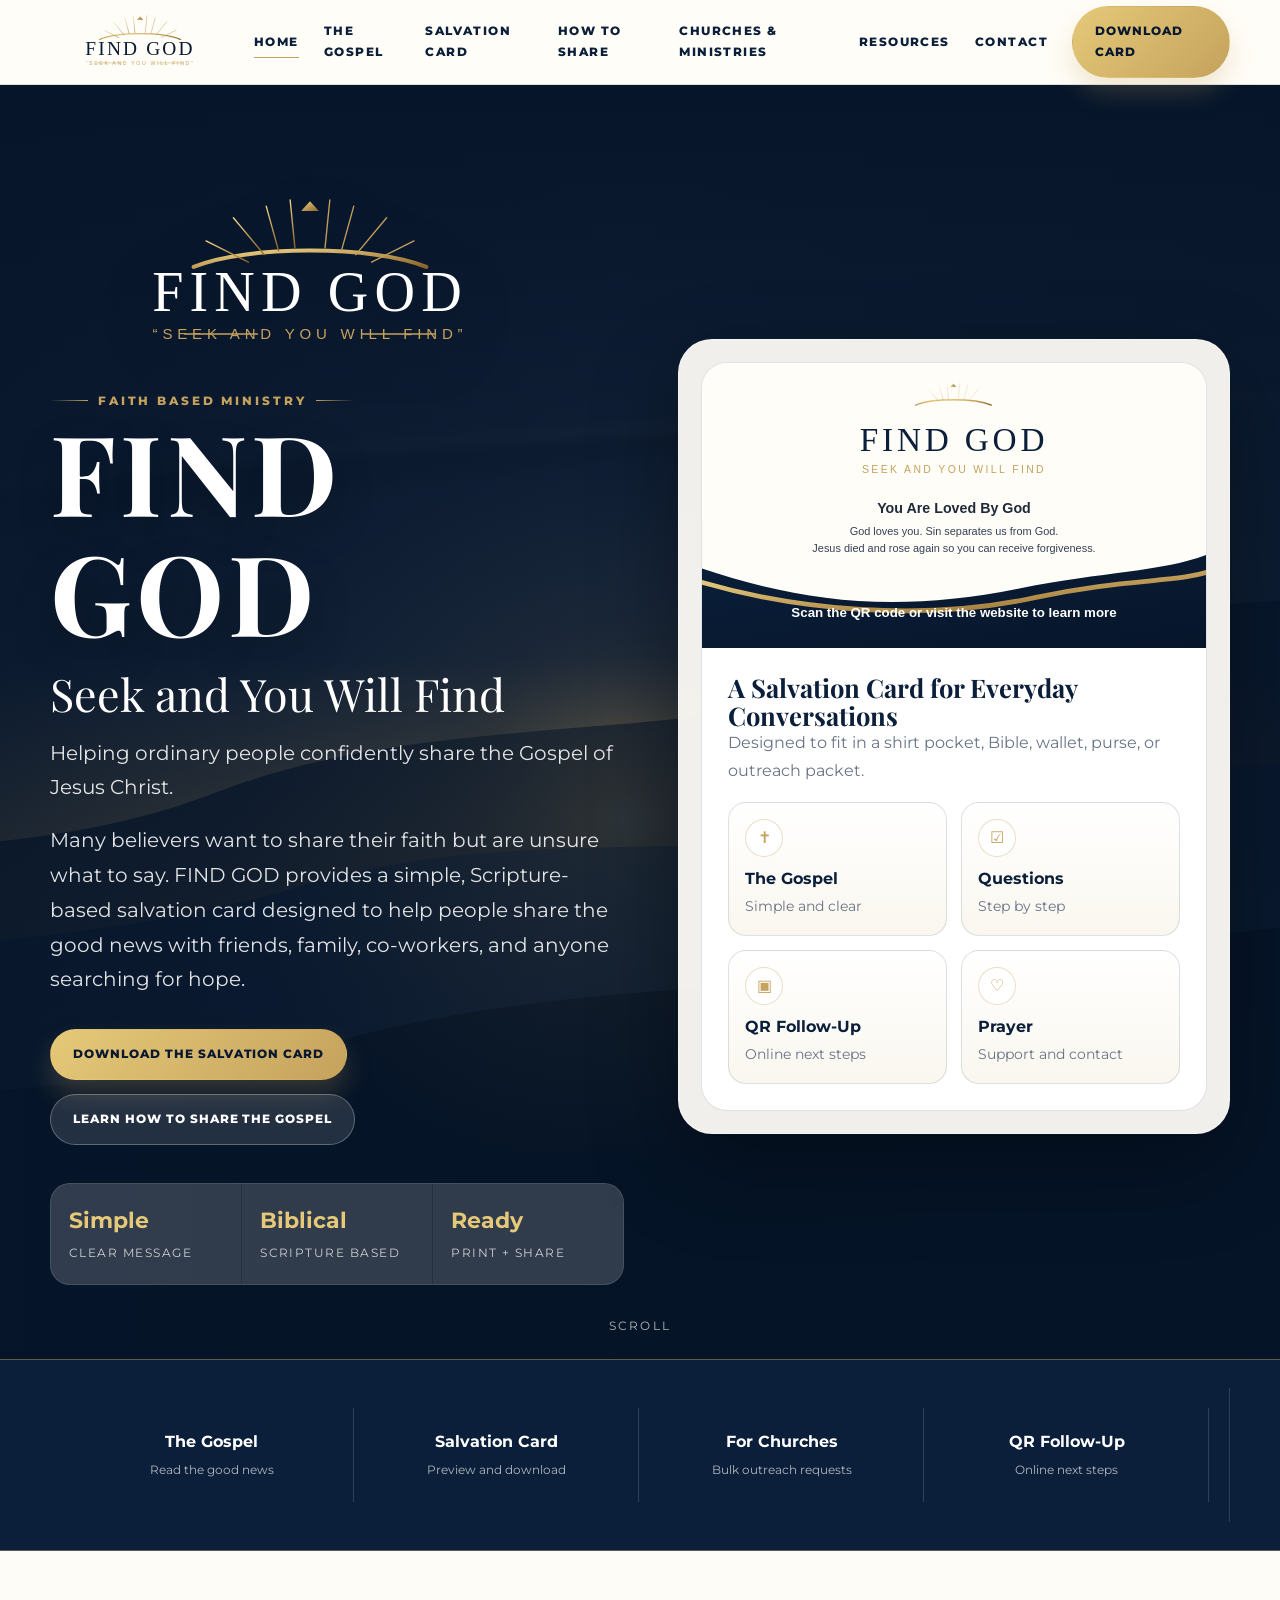
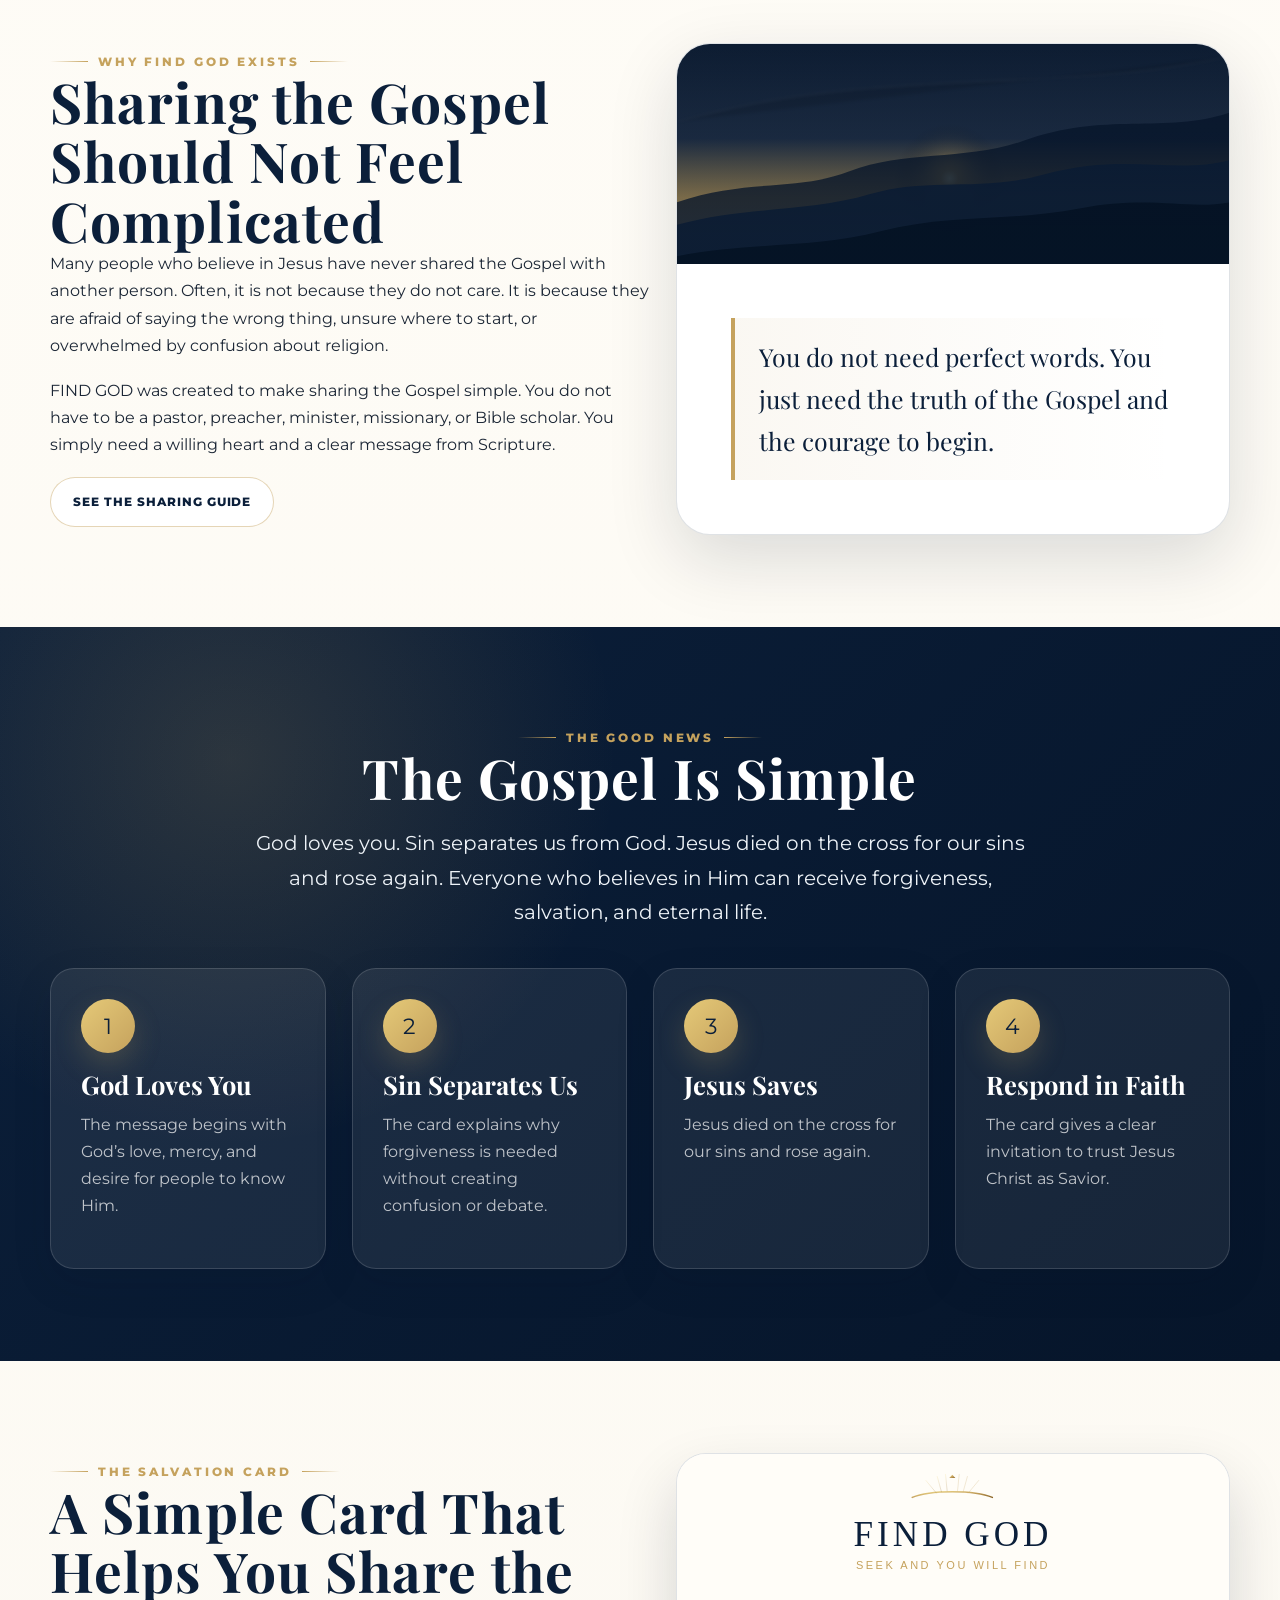
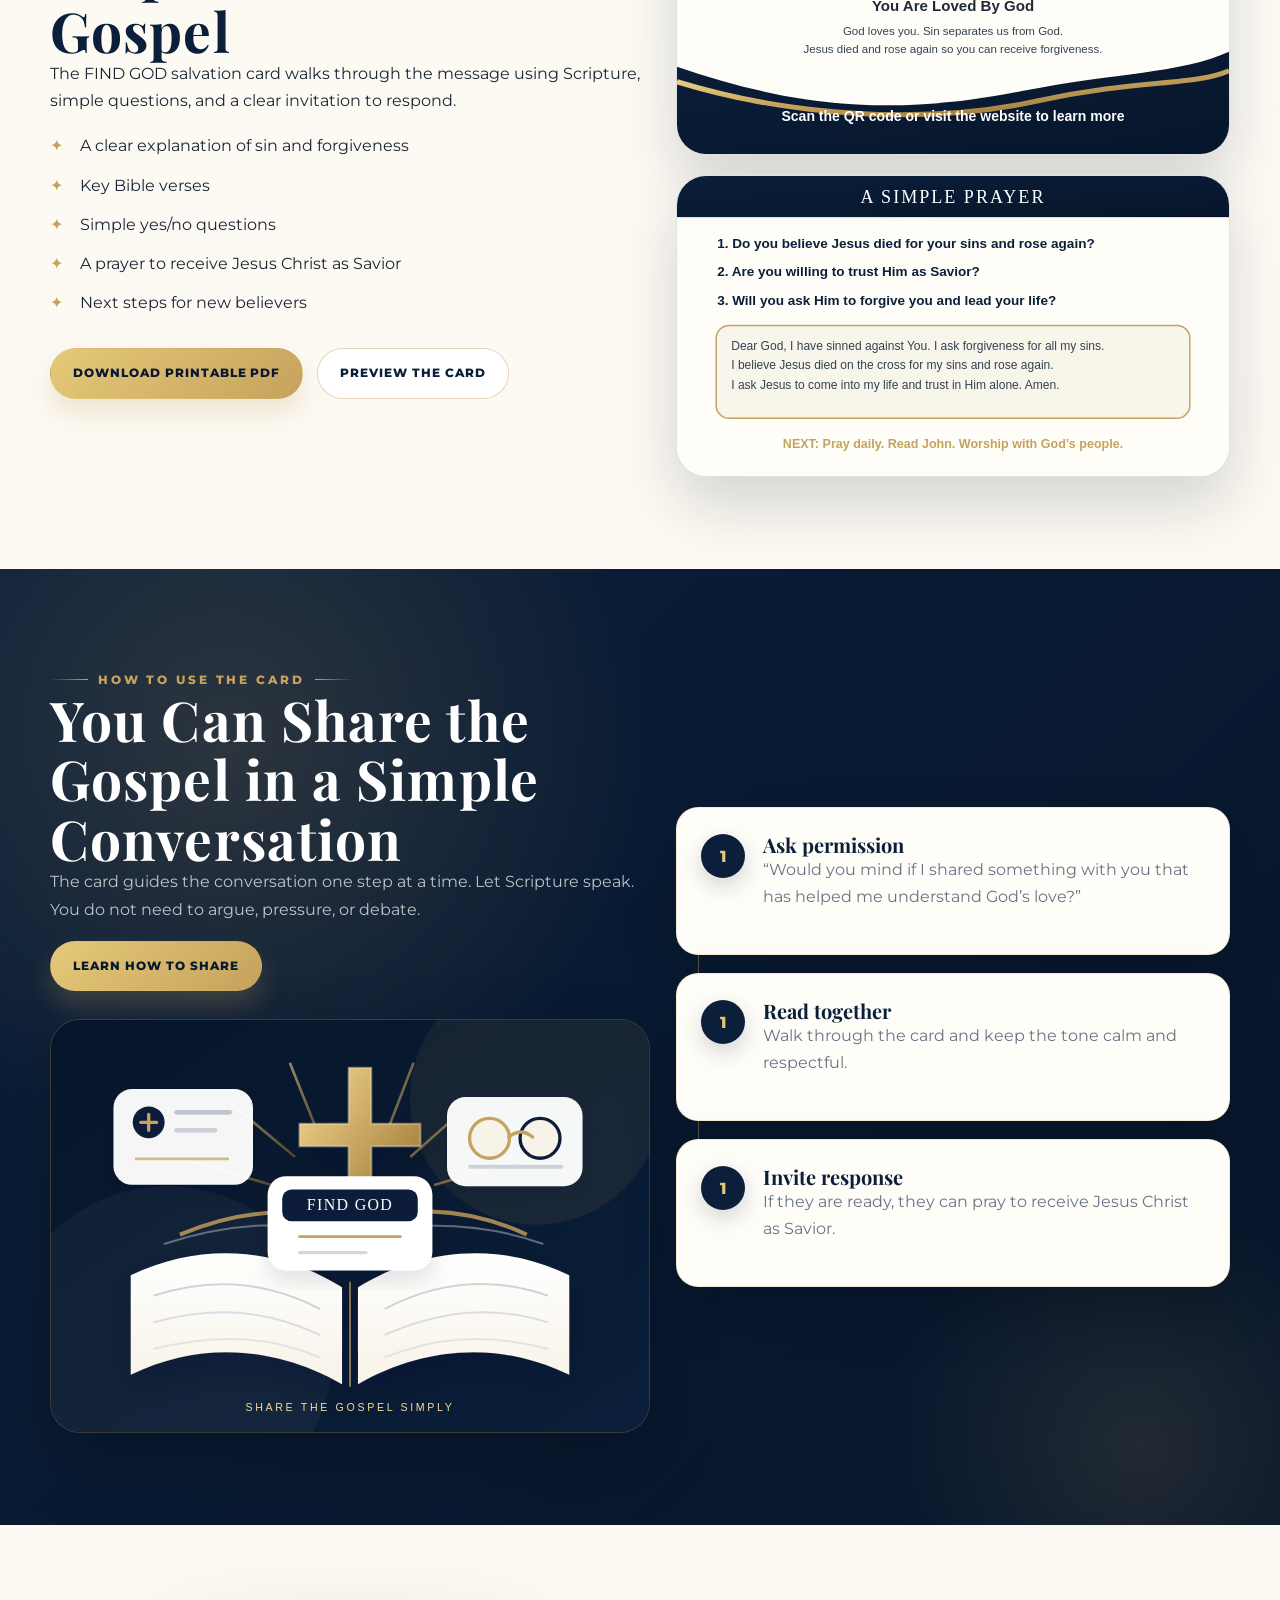
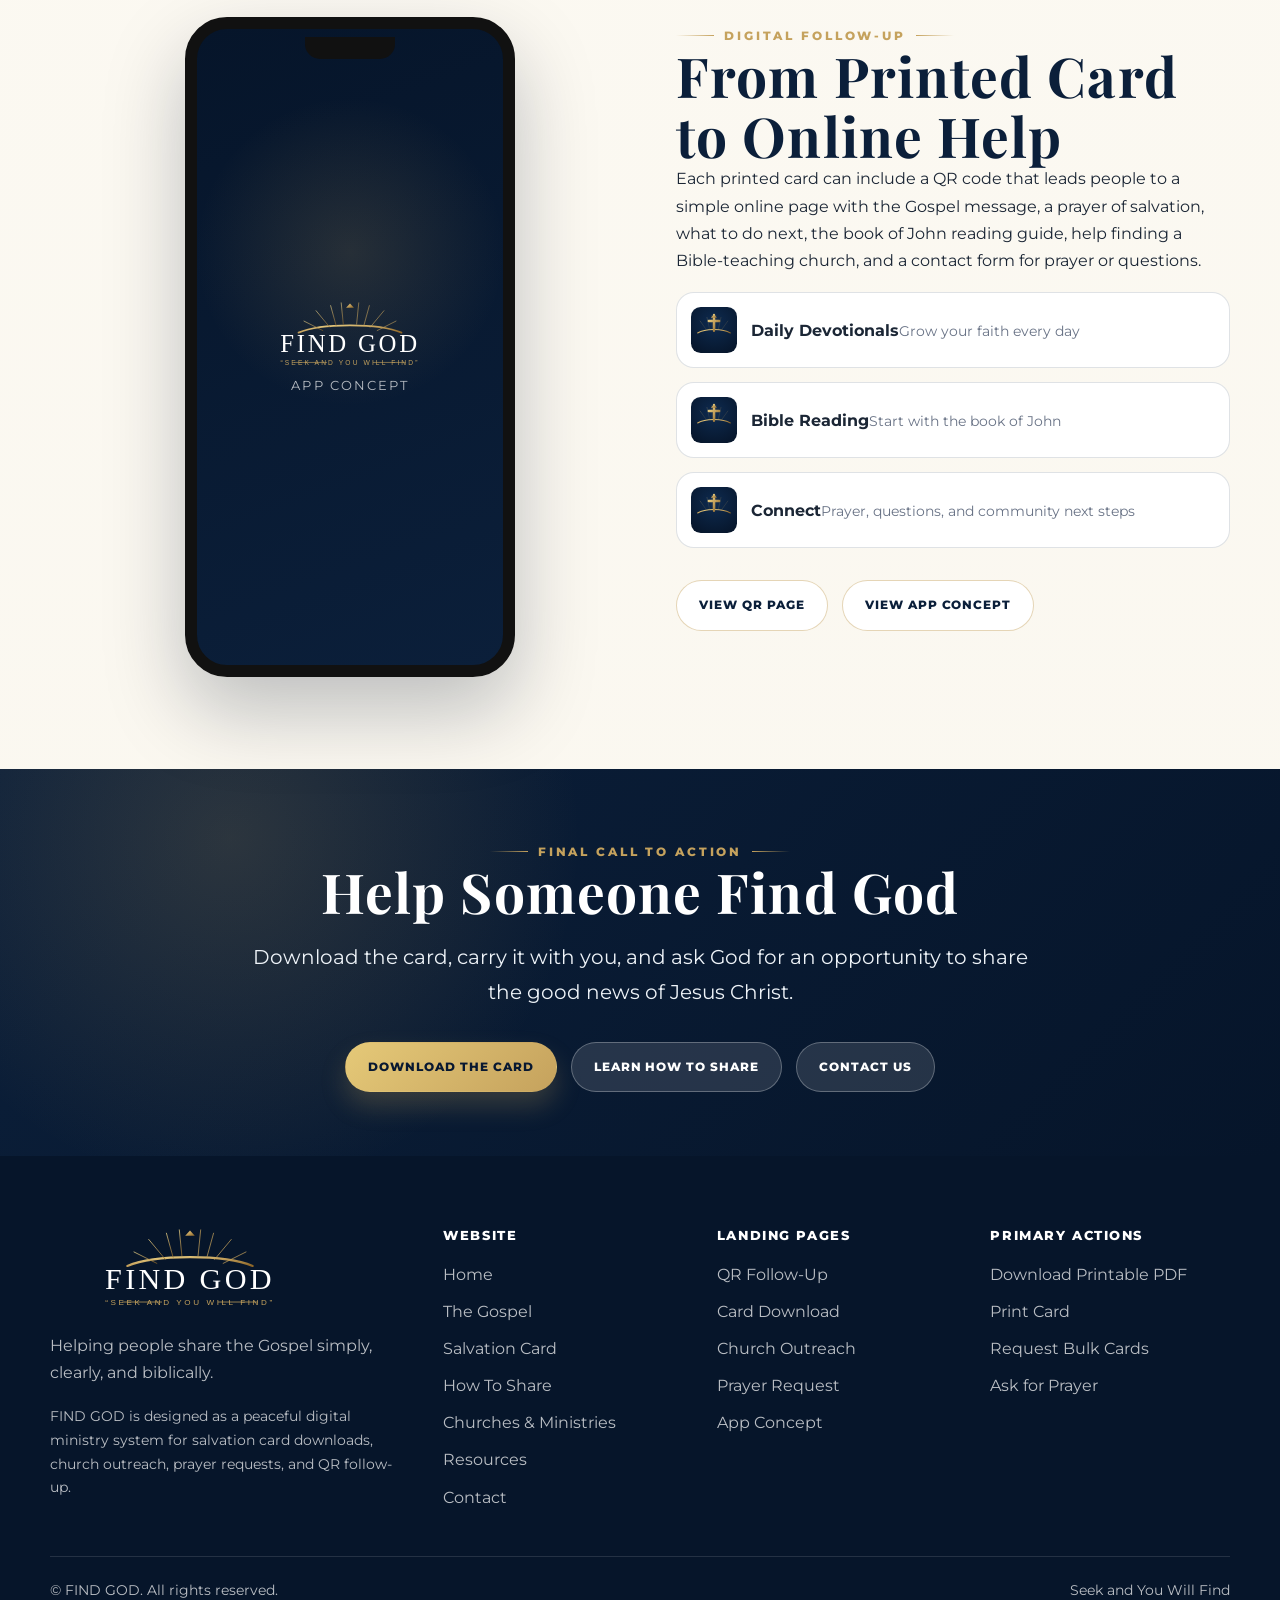
<file: index.html>
<!doctype html><html lang="en"><head><meta charset="utf-8"><meta name="viewport" content="width=device-width, initial-scale=1"><title>FIND GOD | Seek and You Will Find</title><meta name="description" content="Helping ordinary people confidently share the Gospel of Jesus Christ."><meta name="theme-color" content="#0B1F3A"><link rel="icon" href="assets/favicon.svg" type="image/svg+xml"><link rel="manifest" href="site.webmanifest"><link rel="stylesheet" href="styles.css"></head><body><a class="skip-link" href="#main">Skip to content</a>
<header class="site-header">
  <div class="container nav-wrap">
    <a class="brand" href="index.html" aria-label="FIND GOD home"><img src="assets/find-god-logo.svg" alt="FIND GOD Seek and You Will Find"></a>
    <nav class="nav-links" aria-label="Main navigation"><a href="index.html" class="active">Home</a>
<a href="gospel.html" class="">The Gospel</a>
<a href="salvation-card.html" class="">Salvation Card</a>
<a href="how-to-share.html" class="">How To Share</a>
<a href="churches-ministries.html" class="">Churches & Ministries</a>
<a href="resources.html" class="">Resources</a>
<a href="contact.html" class="">Contact</a></nav>
    <div class="nav-actions"><a class="btn btn-primary" href="salvation-card.html">Download Card</a><button class="menu-toggle" aria-label="Open menu" aria-expanded="false"><span></span><span></span><span></span></button></div>
  </div>
</header><main id="main">
<section class="hero">
  <div class="container hero-inner">
    <div class="reveal">
      <img class="hero-logo" src="assets/find-god-logo-white.svg" alt="FIND GOD logo">
      <span class="eyebrow">Faith Based Ministry</span>
      <h1>FIND GOD</h1>
      <div class="tagline">Seek and You Will Find</div>
      <p class="lead">Helping ordinary people confidently share the Gospel of Jesus Christ.</p>
      <p class="lead">Many believers want to share their faith but are unsure what to say. FIND GOD provides a simple, Scripture-based salvation card designed to help people share the good news with friends, family, co-workers, and anyone searching for hope.</p>
      <div class="hero-ctas"><a class="btn btn-primary" href="downloads/find-god-salvation-card.pdf">Download the Salvation Card</a><a class="btn btn-light" href="how-to-share.html">Learn How to Share the Gospel</a></div>
      <div class="hero-stat"><div><strong>Simple</strong><span>Clear Message</span></div><div><strong>Biblical</strong><span>Scripture Based</span></div><div><strong>Ready</strong><span>Print + Share</span></div></div>
    </div>
    <div class="hero-panel reveal">
      <div class="hero-card"><div class="hero-card-top"></div><div class="hero-card-body"><h3>A Salvation Card for Everyday Conversations</h3><p class="muted">Designed to fit in a shirt pocket, Bible, wallet, purse, or outreach packet.</p><div class="mini-grid"><div class="mini-item"><div class="mini-icon">✝</div><b>The Gospel</b><span class="small muted">Simple and clear</span></div><div class="mini-item"><div class="mini-icon">☑</div><b>Questions</b><span class="small muted">Step by step</span></div><div class="mini-item"><div class="mini-icon">▣</div><b>QR Follow-Up</b><span class="small muted">Online next steps</span></div><div class="mini-item"><div class="mini-icon">♡</div><b>Prayer</b><span class="small muted">Support and contact</span></div></div></div></div>
    </div>
  </div>
  <div class="scroll-cue">Scroll</div>
</section>
<section class="feature-strip"><div class="container"><a href="gospel.html"><b>The Gospel</b><span>Read the good news</span></a><a href="salvation-card.html"><b>Salvation Card</b><span>Preview and download</span></a><a href="churches-ministries.html"><b>For Churches</b><span>Bulk outreach requests</span></a><a href="qr.html"><b>QR Follow-Up</b><span>Online next steps</span></a></div></section>
<section class="section"><div class="container two grid"><div class="reveal"><span class="eyebrow">Why FIND GOD Exists</span><h2>Sharing the Gospel Should Not Feel Complicated</h2><p>Many people who believe in Jesus have never shared the Gospel with another person. Often, it is not because they do not care. It is because they are afraid of saying the wrong thing, unsure where to start, or overwhelmed by confusion about religion.</p><p>FIND GOD was created to make sharing the Gospel simple. You do not have to be a pastor, preacher, minister, missionary, or Bible scholar. You simply need a willing heart and a clear message from Scripture.</p><a class="btn btn-secondary" href="how-to-share.html">See the Sharing Guide</a></div><div class="split-panel reveal"><div class="image-panel" style="min-height:220px"></div><div class="content-panel"><div class="quote">You do not need perfect words. You just need the truth of the Gospel and the courage to begin.</div></div></div></div></section>
<section class="section dark-section"><div class="container center reveal"><span class="eyebrow">The Good News</span><h2>The Gospel Is Simple</h2><p class="lead" style="max-width:780px;margin:18px auto 38px">God loves you. Sin separates us from God. Jesus died on the cross for our sins and rose again. Everyone who believes in Him can receive forgiveness, salvation, and eternal life.</p></div><div class="container four grid"><div class="card reveal"><div class="icon-badge">1</div><h3>God Loves You</h3><p class="muted">The message begins with God’s love, mercy, and desire for people to know Him.</p></div><div class="card reveal"><div class="icon-badge">2</div><h3>Sin Separates Us</h3><p class="muted">The card explains why forgiveness is needed without creating confusion or debate.</p></div><div class="card reveal"><div class="icon-badge">3</div><h3>Jesus Saves</h3><p class="muted">Jesus died on the cross for our sins and rose again.</p></div><div class="card reveal"><div class="icon-badge">4</div><h3>Respond in Faith</h3><p class="muted">The card gives a clear invitation to trust Jesus Christ as Savior.</p></div></div></section>
<section class="section"><div class="container two grid"><div class="reveal"><span class="eyebrow">The Salvation Card</span><h2>A Simple Card That Helps You Share the Gospel</h2><p>The FIND GOD salvation card walks through the message using Scripture, simple questions, and a clear invitation to respond.</p><ul class="list"><li>A clear explanation of sin and forgiveness</li><li>Key Bible verses</li><li>Simple yes/no questions</li><li>A prayer to receive Jesus Christ as Savior</li><li>Next steps for new believers</li></ul><div class="hero-ctas"><a class="btn btn-primary" href="downloads/find-god-salvation-card.pdf">Download Printable PDF</a><a class="btn btn-secondary" href="salvation-card.html">Preview the Card</a></div></div><div class="card-preview reveal"><div class="mock-card"><img src="assets/salvation-card-front.svg" alt="FIND GOD salvation card front"></div><div class="mock-card"><img src="assets/salvation-card-back.svg" alt="FIND GOD salvation card back"></div></div></div></section>
<section class="section dark-section share-section"><div class="container two grid"><div class="reveal"><span class="eyebrow">How to Use the Card</span><h2>You Can Share the Gospel in a Simple Conversation</h2><p class="muted">The card guides the conversation one step at a time. Let Scripture speak. You do not need to argue, pressure, or debate.</p><a class="btn btn-primary" href="how-to-share.html">Learn How To Share</a><div class="sharing-visual"><img src="assets/faith-sharing-illustration.svg" alt="Peaceful illustration of an open Bible, salvation card, and Gospel conversation"></div></div><div class="timeline reveal"><div class="step"><div><h3>Ask permission</h3><p>“Would you mind if I shared something with you that has helped me understand God’s love?”</p></div></div><div class="step"><div><h3>Read together</h3><p>Walk through the card and keep the tone calm and respectful.</p></div></div><div class="step"><div><h3>Invite response</h3><p>If they are ready, they can pray to receive Jesus Christ as Savior.</p></div></div></div></div></section>
<section class="section"><div class="container two grid"><div class="phone-wrap reveal"><div class="phone"><img src="assets/find-god-logo-white.svg" alt="Find God app splash"><small>App Concept</small></div></div><div class="reveal"><span class="eyebrow">Digital Follow-Up</span><h2>From Printed Card to Online Help</h2><p>Each printed card can include a QR code that leads people to a simple online page with the Gospel message, a prayer of salvation, what to do next, the book of John reading guide, help finding a Bible-teaching church, and a contact form for prayer or questions.</p><div class="app-icons"><div class="app-row"><img src="assets/app-icon.svg" alt=""><div><b>Daily Devotionals</b><span class="muted small">Grow your faith every day</span></div></div><div class="app-row"><img src="assets/app-icon.svg" alt=""><div><b>Bible Reading</b><span class="muted small">Start with the book of John</span></div></div><div class="app-row"><img src="assets/app-icon.svg" alt=""><div><b>Connect</b><span class="muted small">Prayer, questions, and community next steps</span></div></div></div><div class="hero-ctas"><a class="btn btn-secondary" href="qr.html">View QR Page</a><a class="btn btn-secondary" href="app.html">View App Concept</a></div></div></div></section>
<section class="section-sm dark-section"><div class="container center reveal"><span class="eyebrow">Final Call To Action</span><h2>Help Someone Find God</h2><p class="lead" style="max-width:780px;margin:18px auto 30px">Download the card, carry it with you, and ask God for an opportunity to share the good news of Jesus Christ.</p><div class="hero-ctas" style="justify-content:center"><a class="btn btn-primary" href="downloads/find-god-salvation-card.pdf">Download the Card</a><a class="btn btn-light" href="how-to-share.html">Learn How To Share</a><a class="btn btn-light" href="contact.html">Contact Us</a></div></div></section>
</main><footer class="site-footer">
  <div class="container">
    <div class="footer-grid">
      <div><img class="footer-logo" src="assets/find-god-logo-white.svg" alt="FIND GOD"><p>Helping people share the Gospel simply, clearly, and biblically.</p><p class="small">FIND GOD is designed as a peaceful digital ministry system for salvation card downloads, church outreach, prayer requests, and QR follow-up.</p></div>
      <div><div class="footer-title">Website</div><div class="footer-links"><a href="index.html">Home</a>
<a href="gospel.html">The Gospel</a>
<a href="salvation-card.html">Salvation Card</a>
<a href="how-to-share.html">How To Share</a>
<a href="churches-ministries.html">Churches & Ministries</a>
<a href="resources.html">Resources</a>
<a href="contact.html">Contact</a></div></div>
      <div><div class="footer-title">Landing Pages</div><div class="footer-links"><a href="qr.html">QR Follow-Up</a><a href="landing-salvation-card.html">Card Download</a><a href="landing-church-outreach.html">Church Outreach</a><a href="landing-prayer.html">Prayer Request</a><a href="app.html">App Concept</a></div></div>
      <div><div class="footer-title">Primary Actions</div><div class="footer-links"><a href="downloads/find-god-salvation-card.pdf">Download Printable PDF</a><a href="salvation-card-print.html">Print Card</a><a href="churches-ministries.html#church-form">Request Bulk Cards</a><a href="contact.html#prayer-form">Ask for Prayer</a></div></div>
    </div>
    <div class="copyright"><span>© FIND GOD. All rights reserved.</span><span>Seek and You Will Find</span></div>
  </div>
</footer><button class="back-top" aria-label="Back to top">↑</button><script src="script.js"></script></body></html>
</file>
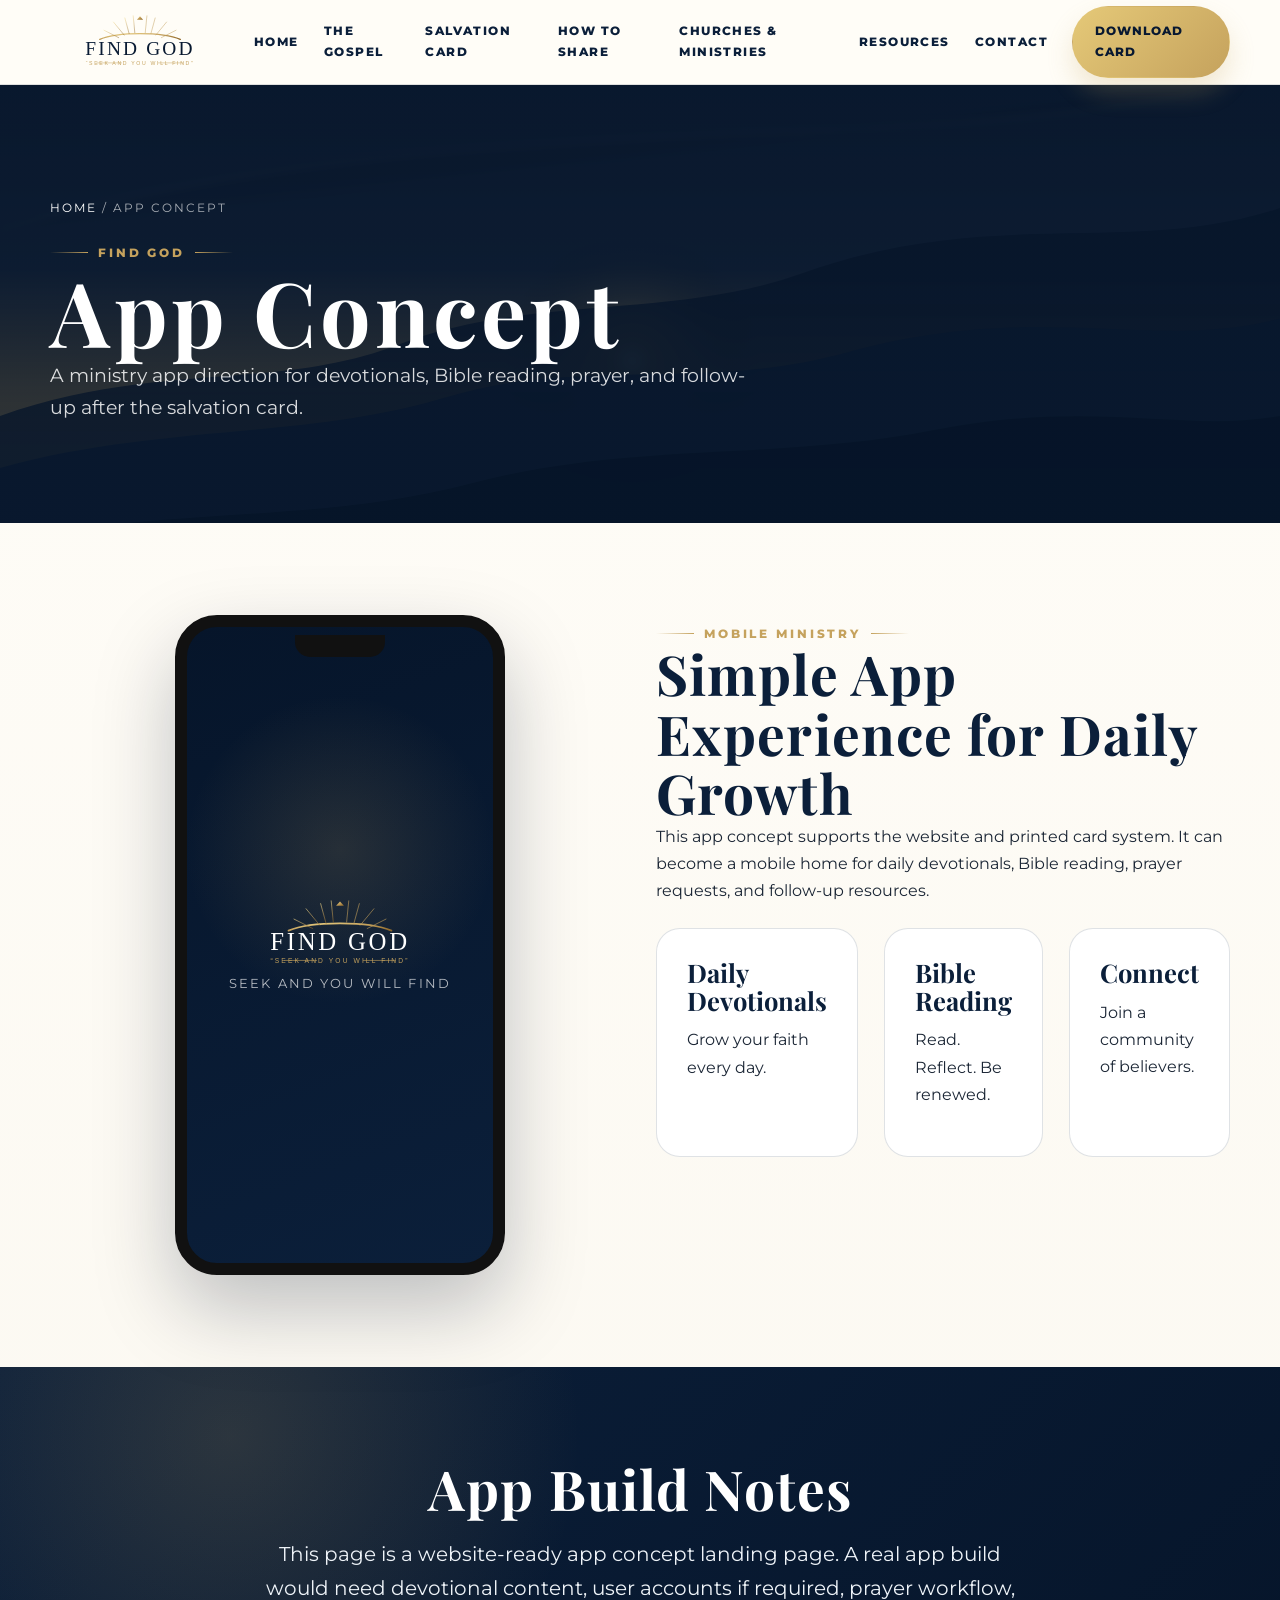
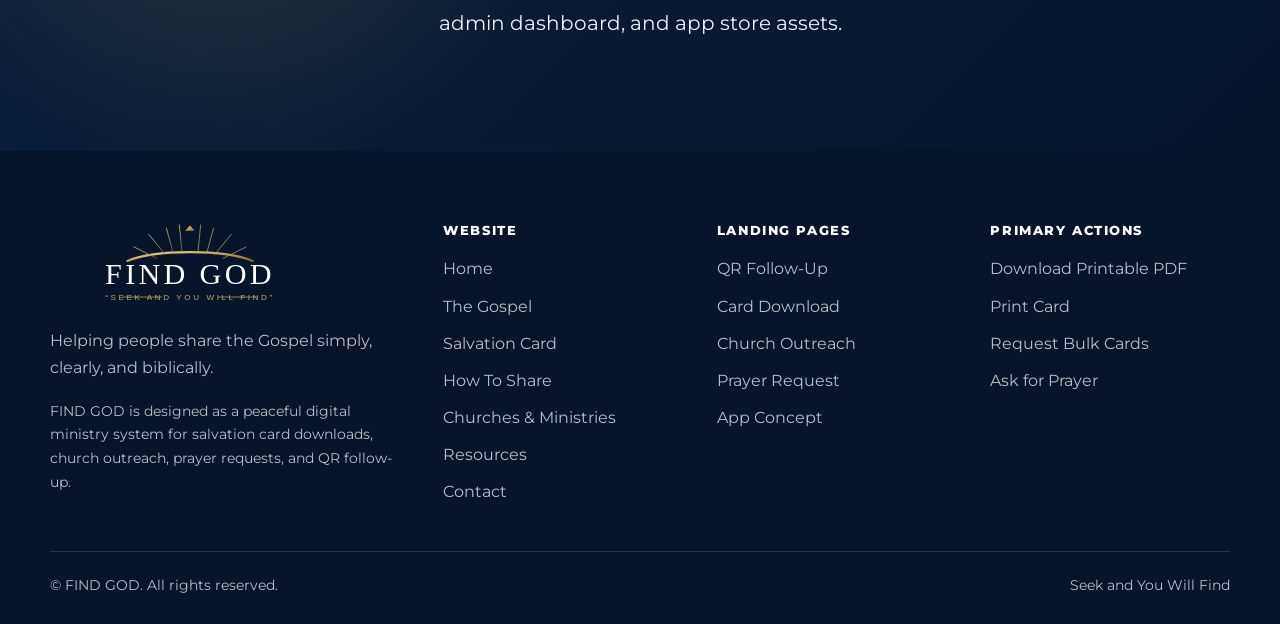
<file: app.html>
<!doctype html><html lang="en"><head><meta charset="utf-8"><meta name="viewport" content="width=device-width, initial-scale=1"><title>App Concept | FIND GOD</title><meta name="description" content="FIND GOD ministry website"><meta name="theme-color" content="#0B1F3A"><link rel="icon" href="assets/favicon.svg" type="image/svg+xml"><link rel="manifest" href="site.webmanifest"><link rel="stylesheet" href="styles.css"></head><body><a class="skip-link" href="#main">Skip to content</a>
<header class="site-header">
  <div class="container nav-wrap">
    <a class="brand" href="index.html" aria-label="FIND GOD home"><img src="assets/find-god-logo.svg" alt="FIND GOD Seek and You Will Find"></a>
    <nav class="nav-links" aria-label="Main navigation"><a href="index.html" class="">Home</a>
<a href="gospel.html" class="">The Gospel</a>
<a href="salvation-card.html" class="">Salvation Card</a>
<a href="how-to-share.html" class="">How To Share</a>
<a href="churches-ministries.html" class="">Churches & Ministries</a>
<a href="resources.html" class="">Resources</a>
<a href="contact.html" class="">Contact</a></nav>
    <div class="nav-actions"><a class="btn btn-primary" href="salvation-card.html">Download Card</a><button class="menu-toggle" aria-label="Open menu" aria-expanded="false"><span></span><span></span><span></span></button></div>
  </div>
</header><main id="main"><section class="page-hero"><div class="container"><div class="breadcrumbs"><a href="index.html">Home</a> / App Concept</div><span class="eyebrow">FIND GOD</span><h1>App Concept</h1><p>A ministry app direction for devotionals, Bible reading, prayer, and follow-up after the salvation card.</p></div></section>
<section class="section"><div class="container two grid"><div class="phone-wrap reveal"><div class="phone"><img src="assets/find-god-logo-white.svg" alt="Find God app"><small>Seek and You Will Find</small></div></div><div class="reveal"><span class="eyebrow">Mobile Ministry</span><h2>Simple App Experience for Daily Growth</h2><p>This app concept supports the website and printed card system. It can become a mobile home for daily devotionals, Bible reading, prayer requests, and follow-up resources.</p><div class="three grid" style="margin-top:24px"><div class="card clean"><h3>Daily Devotionals</h3><p>Grow your faith every day.</p></div><div class="card clean"><h3>Bible Reading</h3><p>Read. Reflect. Be renewed.</p></div><div class="card clean"><h3>Connect</h3><p>Join a community of believers.</p></div></div></div></div></section>
<section class="section dark-section"><div class="container center"><h2>App Build Notes</h2><p class="lead" style="max-width:760px;margin:18px auto">This page is a website-ready app concept landing page. A real app build would need devotional content, user accounts if required, prayer workflow, admin dashboard, and app store assets.</p></div></section>
</main><footer class="site-footer">
  <div class="container">
    <div class="footer-grid">
      <div><img class="footer-logo" src="assets/find-god-logo-white.svg" alt="FIND GOD"><p>Helping people share the Gospel simply, clearly, and biblically.</p><p class="small">FIND GOD is designed as a peaceful digital ministry system for salvation card downloads, church outreach, prayer requests, and QR follow-up.</p></div>
      <div><div class="footer-title">Website</div><div class="footer-links"><a href="index.html">Home</a>
<a href="gospel.html">The Gospel</a>
<a href="salvation-card.html">Salvation Card</a>
<a href="how-to-share.html">How To Share</a>
<a href="churches-ministries.html">Churches & Ministries</a>
<a href="resources.html">Resources</a>
<a href="contact.html">Contact</a></div></div>
      <div><div class="footer-title">Landing Pages</div><div class="footer-links"><a href="qr.html">QR Follow-Up</a><a href="landing-salvation-card.html">Card Download</a><a href="landing-church-outreach.html">Church Outreach</a><a href="landing-prayer.html">Prayer Request</a><a href="app.html">App Concept</a></div></div>
      <div><div class="footer-title">Primary Actions</div><div class="footer-links"><a href="downloads/find-god-salvation-card.pdf">Download Printable PDF</a><a href="salvation-card-print.html">Print Card</a><a href="churches-ministries.html#church-form">Request Bulk Cards</a><a href="contact.html#prayer-form">Ask for Prayer</a></div></div>
    </div>
    <div class="copyright"><span>© FIND GOD. All rights reserved.</span><span>Seek and You Will Find</span></div>
  </div>
</footer><button class="back-top" aria-label="Back to top">↑</button><script src="script.js"></script></body></html>
</file>
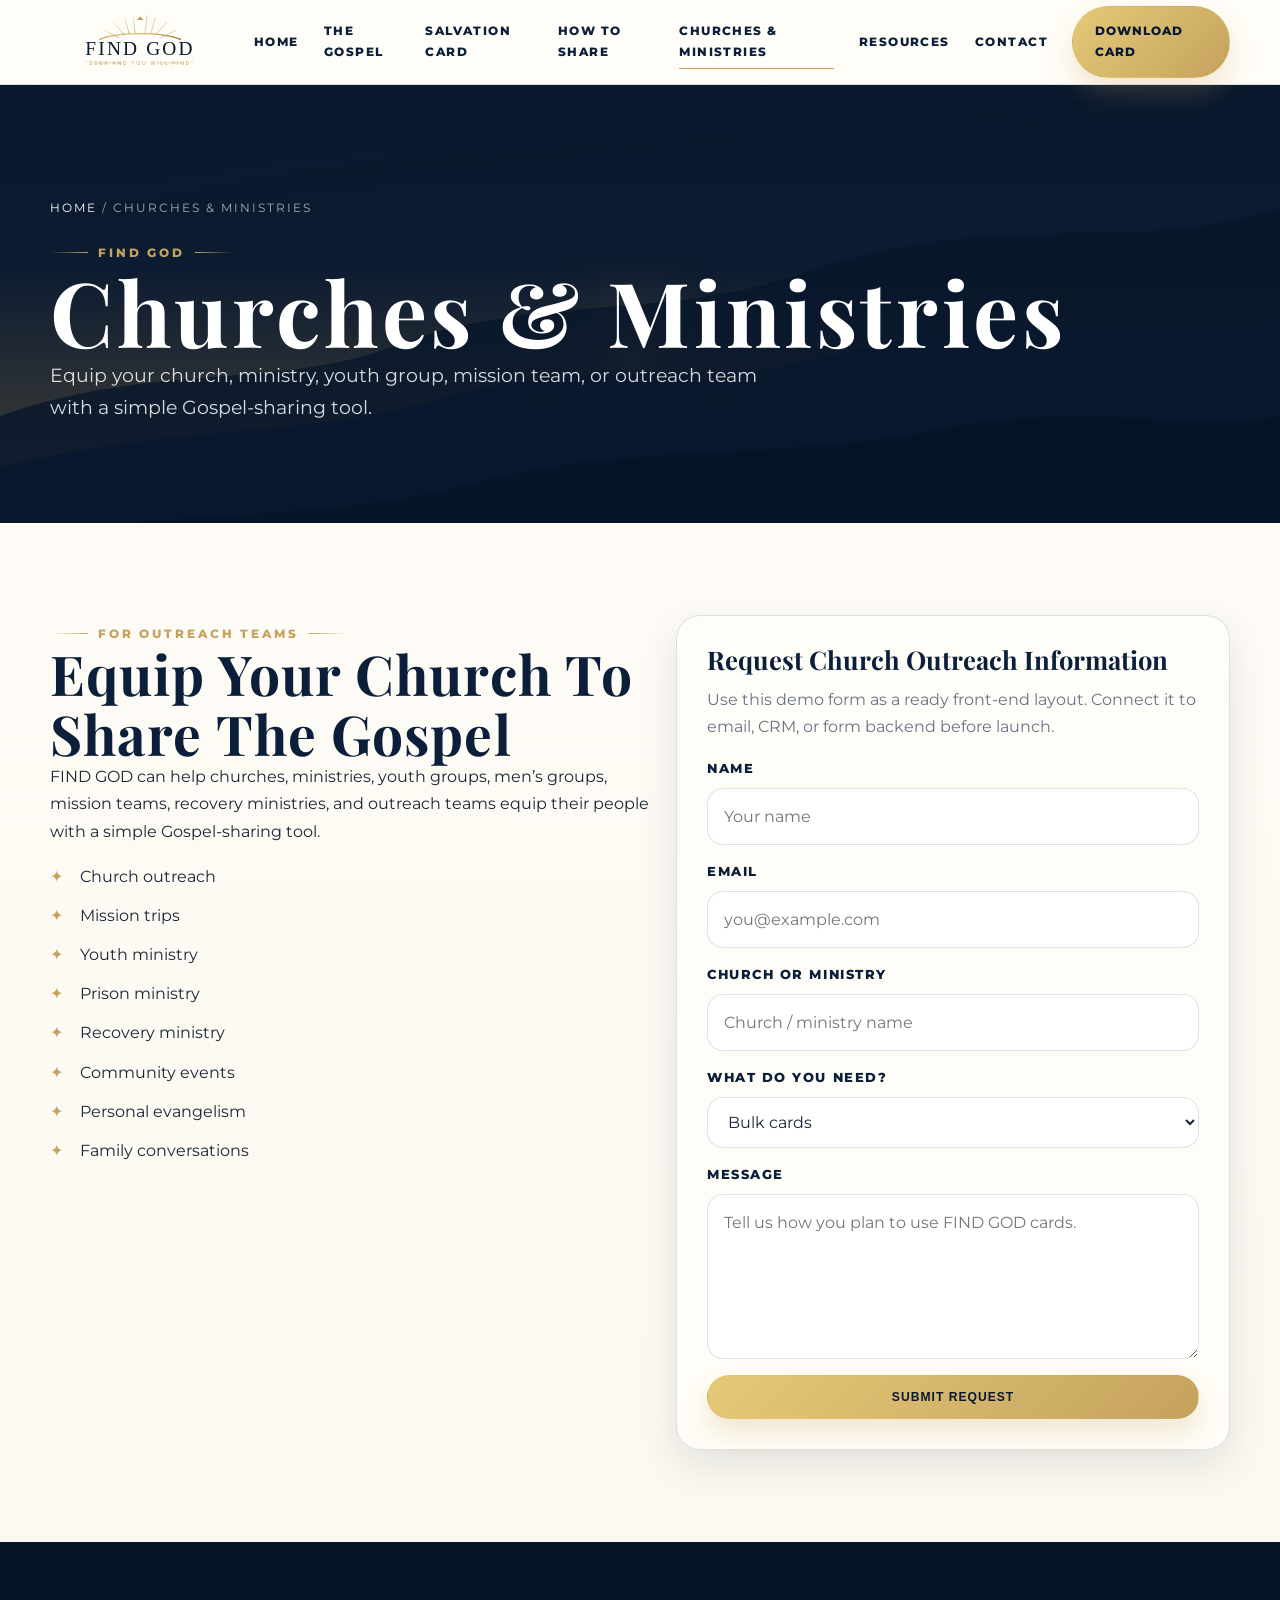
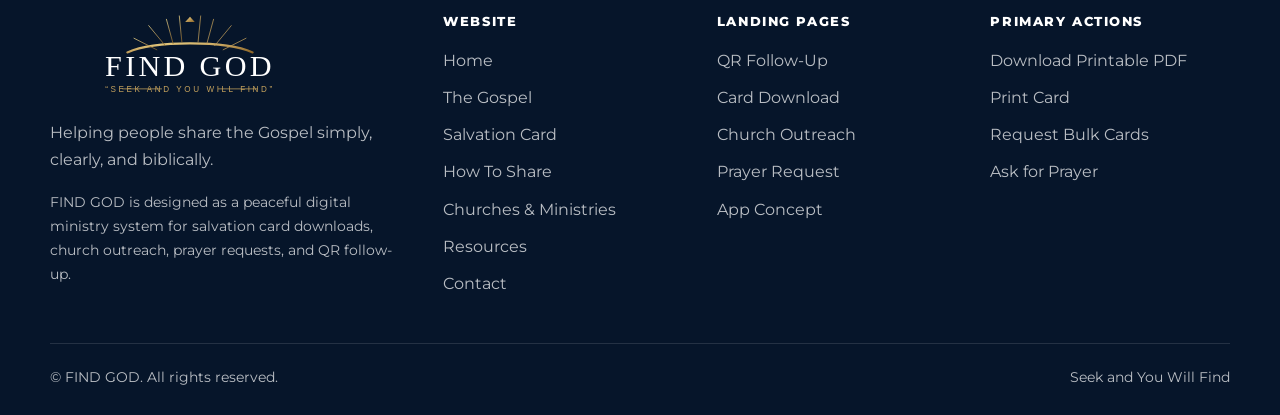
<file: churches-ministries.html>
<!doctype html><html lang="en"><head><meta charset="utf-8"><meta name="viewport" content="width=device-width, initial-scale=1"><title>Churches & Ministries | FIND GOD</title><meta name="description" content="FIND GOD ministry website"><meta name="theme-color" content="#0B1F3A"><link rel="icon" href="assets/favicon.svg" type="image/svg+xml"><link rel="manifest" href="site.webmanifest"><link rel="stylesheet" href="styles.css"></head><body><a class="skip-link" href="#main">Skip to content</a>
<header class="site-header">
  <div class="container nav-wrap">
    <a class="brand" href="index.html" aria-label="FIND GOD home"><img src="assets/find-god-logo.svg" alt="FIND GOD Seek and You Will Find"></a>
    <nav class="nav-links" aria-label="Main navigation"><a href="index.html" class="">Home</a>
<a href="gospel.html" class="">The Gospel</a>
<a href="salvation-card.html" class="">Salvation Card</a>
<a href="how-to-share.html" class="">How To Share</a>
<a href="churches-ministries.html" class="active">Churches & Ministries</a>
<a href="resources.html" class="">Resources</a>
<a href="contact.html" class="">Contact</a></nav>
    <div class="nav-actions"><a class="btn btn-primary" href="salvation-card.html">Download Card</a><button class="menu-toggle" aria-label="Open menu" aria-expanded="false"><span></span><span></span><span></span></button></div>
  </div>
</header><main id="main"><section class="page-hero"><div class="container"><div class="breadcrumbs"><a href="index.html">Home</a> / Churches & Ministries</div><span class="eyebrow">FIND GOD</span><h1>Churches & Ministries</h1><p>Equip your church, ministry, youth group, mission team, or outreach team with a simple Gospel-sharing tool.</p></div></section>
<section class="section"><div class="container two grid"><div class="reveal"><span class="eyebrow">For Outreach Teams</span><h2>Equip Your Church To Share The Gospel</h2><p>FIND GOD can help churches, ministries, youth groups, men’s groups, mission teams, recovery ministries, and outreach teams equip their people with a simple Gospel-sharing tool.</p><ul class="list"><li>Church outreach</li><li>Mission trips</li><li>Youth ministry</li><li>Prison ministry</li><li>Recovery ministry</li><li>Community events</li><li>Personal evangelism</li><li>Family conversations</li></ul></div><div class="card reveal" id="church-form"><h3>Request Church Outreach Information</h3><p class="muted">Use this demo form as a ready front-end layout. Connect it to email, CRM, or form backend before launch.</p><form class="form" data-demo-form><div class="field"><label>Name</label><input required name="name" placeholder="Your name"></div><div class="field"><label>Email</label><input required type="email" name="email" placeholder="you@example.com"></div><div class="field"><label>Church or Ministry</label><input name="church" placeholder="Church / ministry name"></div><div class="field"><label>What do you need?</label><select name="need"><option>Bulk cards</option><option>Outreach information</option><option>Youth ministry resources</option><option>Mission trip resources</option><option>Other</option></select></div><div class="field"><label>Message</label><textarea rows="5" name="message" placeholder="Tell us how you plan to use FIND GOD cards."></textarea></div><div class="form-status"></div><button class="btn btn-primary btn-block" type="submit">Submit Request</button></form></div></div></section>
</main><footer class="site-footer">
  <div class="container">
    <div class="footer-grid">
      <div><img class="footer-logo" src="assets/find-god-logo-white.svg" alt="FIND GOD"><p>Helping people share the Gospel simply, clearly, and biblically.</p><p class="small">FIND GOD is designed as a peaceful digital ministry system for salvation card downloads, church outreach, prayer requests, and QR follow-up.</p></div>
      <div><div class="footer-title">Website</div><div class="footer-links"><a href="index.html">Home</a>
<a href="gospel.html">The Gospel</a>
<a href="salvation-card.html">Salvation Card</a>
<a href="how-to-share.html">How To Share</a>
<a href="churches-ministries.html">Churches & Ministries</a>
<a href="resources.html">Resources</a>
<a href="contact.html">Contact</a></div></div>
      <div><div class="footer-title">Landing Pages</div><div class="footer-links"><a href="qr.html">QR Follow-Up</a><a href="landing-salvation-card.html">Card Download</a><a href="landing-church-outreach.html">Church Outreach</a><a href="landing-prayer.html">Prayer Request</a><a href="app.html">App Concept</a></div></div>
      <div><div class="footer-title">Primary Actions</div><div class="footer-links"><a href="downloads/find-god-salvation-card.pdf">Download Printable PDF</a><a href="salvation-card-print.html">Print Card</a><a href="churches-ministries.html#church-form">Request Bulk Cards</a><a href="contact.html#prayer-form">Ask for Prayer</a></div></div>
    </div>
    <div class="copyright"><span>© FIND GOD. All rights reserved.</span><span>Seek and You Will Find</span></div>
  </div>
</footer><button class="back-top" aria-label="Back to top">↑</button><script src="script.js"></script></body></html>
</file>
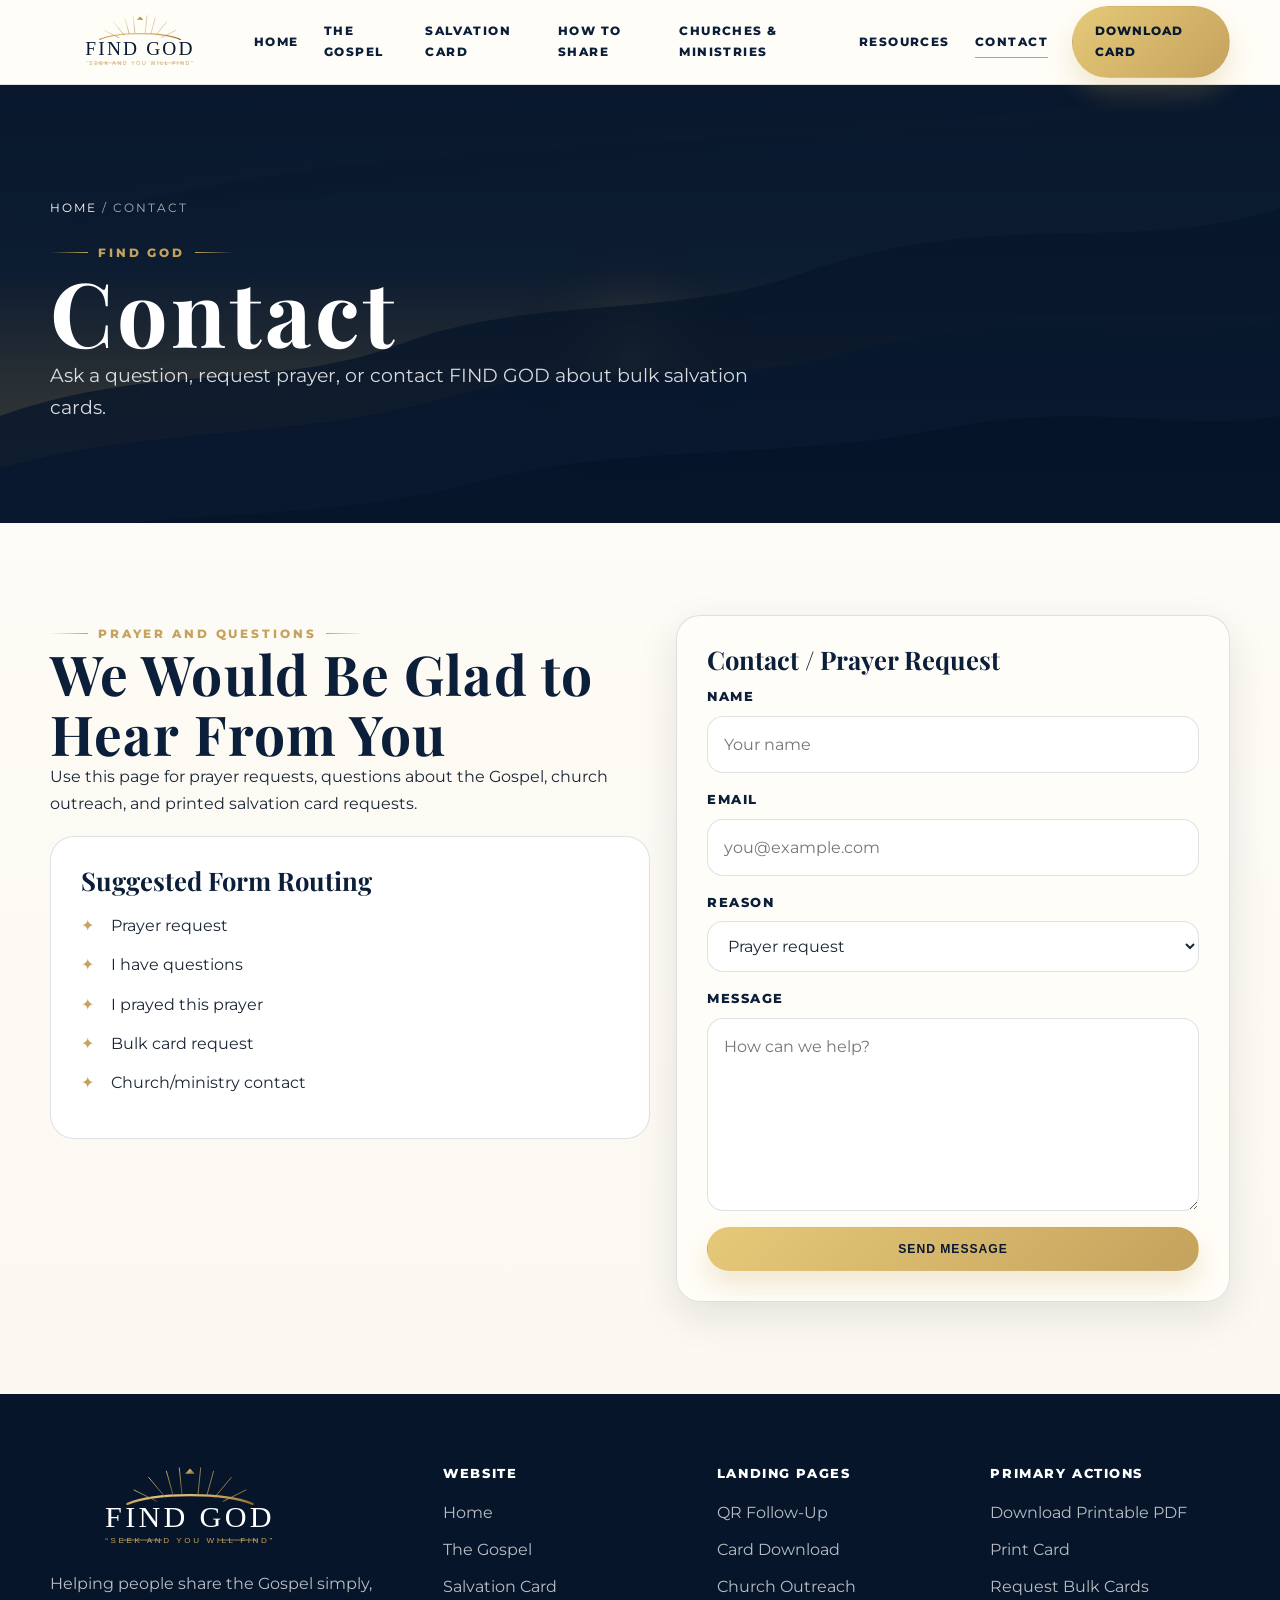
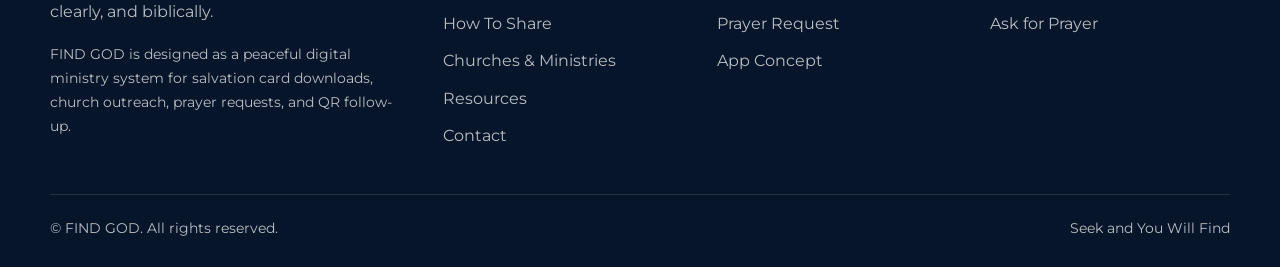
<file: contact.html>
<!doctype html><html lang="en"><head><meta charset="utf-8"><meta name="viewport" content="width=device-width, initial-scale=1"><title>Contact | FIND GOD</title><meta name="description" content="FIND GOD ministry website"><meta name="theme-color" content="#0B1F3A"><link rel="icon" href="assets/favicon.svg" type="image/svg+xml"><link rel="manifest" href="site.webmanifest"><link rel="stylesheet" href="styles.css"></head><body><a class="skip-link" href="#main">Skip to content</a>
<header class="site-header">
  <div class="container nav-wrap">
    <a class="brand" href="index.html" aria-label="FIND GOD home"><img src="assets/find-god-logo.svg" alt="FIND GOD Seek and You Will Find"></a>
    <nav class="nav-links" aria-label="Main navigation"><a href="index.html" class="">Home</a>
<a href="gospel.html" class="">The Gospel</a>
<a href="salvation-card.html" class="">Salvation Card</a>
<a href="how-to-share.html" class="">How To Share</a>
<a href="churches-ministries.html" class="">Churches & Ministries</a>
<a href="resources.html" class="">Resources</a>
<a href="contact.html" class="active">Contact</a></nav>
    <div class="nav-actions"><a class="btn btn-primary" href="salvation-card.html">Download Card</a><button class="menu-toggle" aria-label="Open menu" aria-expanded="false"><span></span><span></span><span></span></button></div>
  </div>
</header><main id="main"><section class="page-hero"><div class="container"><div class="breadcrumbs"><a href="index.html">Home</a> / Contact</div><span class="eyebrow">FIND GOD</span><h1>Contact</h1><p>Ask a question, request prayer, or contact FIND GOD about bulk salvation cards.</p></div></section>
<section class="section"><div class="container two grid"><div class="reveal"><span class="eyebrow">Prayer and Questions</span><h2>We Would Be Glad to Hear From You</h2><p>Use this page for prayer requests, questions about the Gospel, church outreach, and printed salvation card requests.</p><div class="card clean"><h3>Suggested Form Routing</h3><ul class="list"><li>Prayer request</li><li>I have questions</li><li>I prayed this prayer</li><li>Bulk card request</li><li>Church/ministry contact</li></ul></div></div><div class="card reveal" id="prayer-form"><h3>Contact / Prayer Request</h3><form class="form" data-demo-form><div class="field"><label>Name</label><input required placeholder="Your name"></div><div class="field"><label>Email</label><input required type="email" placeholder="you@example.com"></div><div class="field"><label>Reason</label><select><option>Prayer request</option><option>I have questions</option><option>I prayed this prayer</option><option>Bulk card request</option><option>Other</option></select></div><div class="field"><label>Message</label><textarea rows="6" placeholder="How can we help?"></textarea></div><div class="form-status"></div><button class="btn btn-primary btn-block" type="submit">Send Message</button></form></div></div></section>
</main><footer class="site-footer">
  <div class="container">
    <div class="footer-grid">
      <div><img class="footer-logo" src="assets/find-god-logo-white.svg" alt="FIND GOD"><p>Helping people share the Gospel simply, clearly, and biblically.</p><p class="small">FIND GOD is designed as a peaceful digital ministry system for salvation card downloads, church outreach, prayer requests, and QR follow-up.</p></div>
      <div><div class="footer-title">Website</div><div class="footer-links"><a href="index.html">Home</a>
<a href="gospel.html">The Gospel</a>
<a href="salvation-card.html">Salvation Card</a>
<a href="how-to-share.html">How To Share</a>
<a href="churches-ministries.html">Churches & Ministries</a>
<a href="resources.html">Resources</a>
<a href="contact.html">Contact</a></div></div>
      <div><div class="footer-title">Landing Pages</div><div class="footer-links"><a href="qr.html">QR Follow-Up</a><a href="landing-salvation-card.html">Card Download</a><a href="landing-church-outreach.html">Church Outreach</a><a href="landing-prayer.html">Prayer Request</a><a href="app.html">App Concept</a></div></div>
      <div><div class="footer-title">Primary Actions</div><div class="footer-links"><a href="downloads/find-god-salvation-card.pdf">Download Printable PDF</a><a href="salvation-card-print.html">Print Card</a><a href="churches-ministries.html#church-form">Request Bulk Cards</a><a href="contact.html#prayer-form">Ask for Prayer</a></div></div>
    </div>
    <div class="copyright"><span>© FIND GOD. All rights reserved.</span><span>Seek and You Will Find</span></div>
  </div>
</footer><button class="back-top" aria-label="Back to top">↑</button><script src="script.js"></script></body></html>
</file>
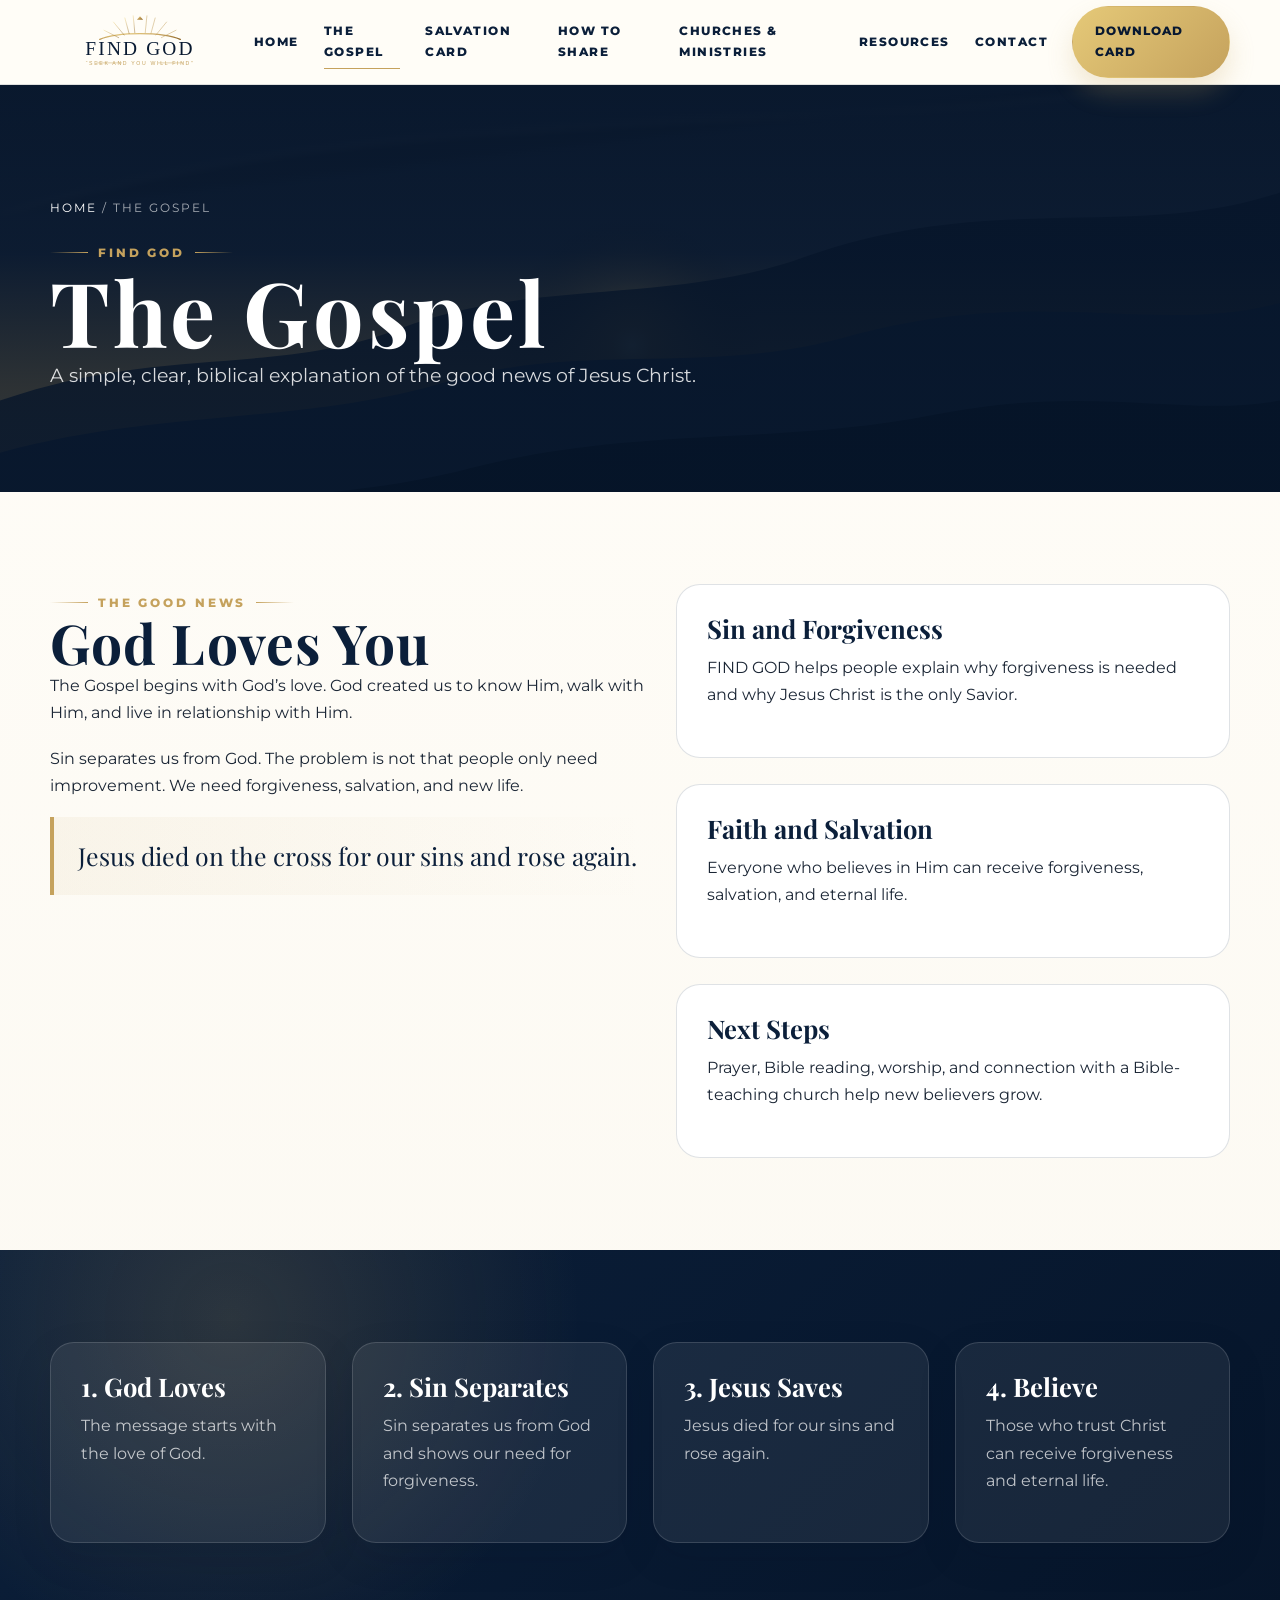
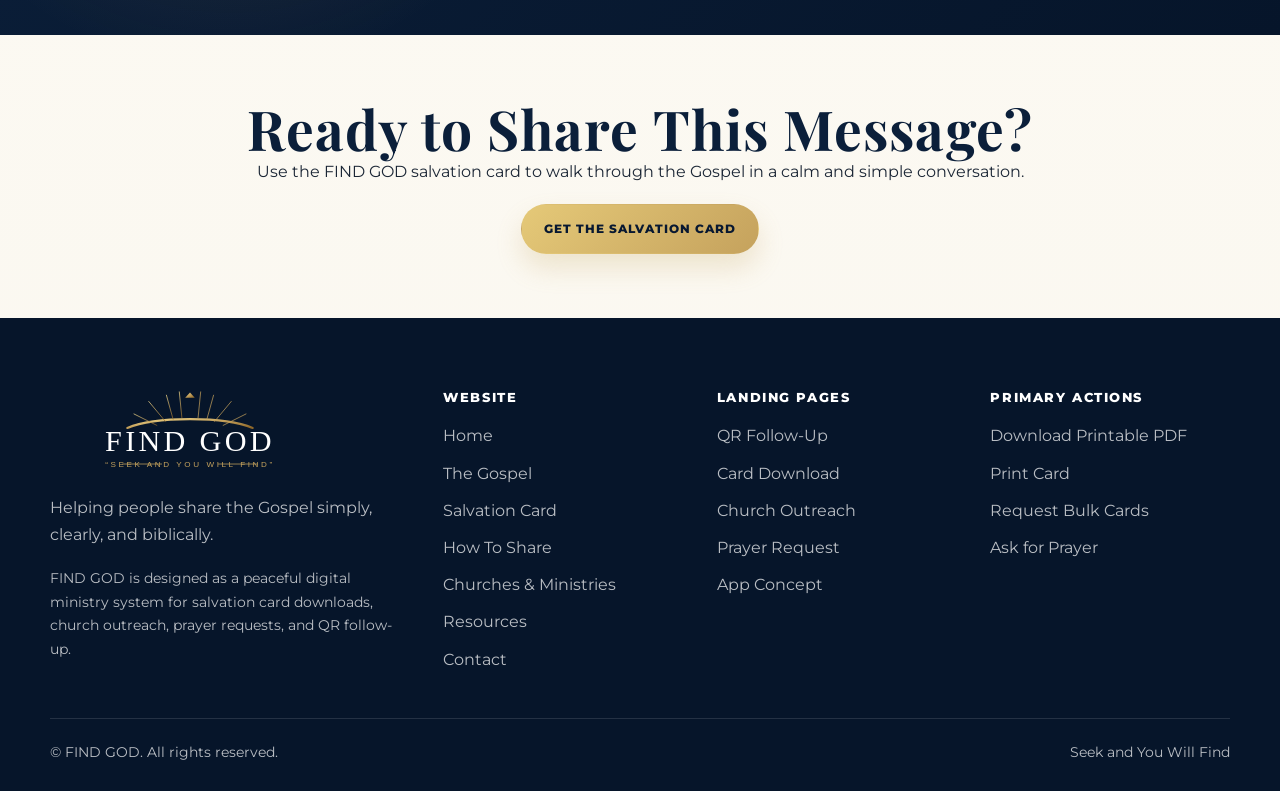
<file: gospel.html>
<!doctype html><html lang="en"><head><meta charset="utf-8"><meta name="viewport" content="width=device-width, initial-scale=1"><title>The Gospel | FIND GOD</title><meta name="description" content="FIND GOD ministry website"><meta name="theme-color" content="#0B1F3A"><link rel="icon" href="assets/favicon.svg" type="image/svg+xml"><link rel="manifest" href="site.webmanifest"><link rel="stylesheet" href="styles.css"></head><body><a class="skip-link" href="#main">Skip to content</a>
<header class="site-header">
  <div class="container nav-wrap">
    <a class="brand" href="index.html" aria-label="FIND GOD home"><img src="assets/find-god-logo.svg" alt="FIND GOD Seek and You Will Find"></a>
    <nav class="nav-links" aria-label="Main navigation"><a href="index.html" class="">Home</a>
<a href="gospel.html" class="active">The Gospel</a>
<a href="salvation-card.html" class="">Salvation Card</a>
<a href="how-to-share.html" class="">How To Share</a>
<a href="churches-ministries.html" class="">Churches & Ministries</a>
<a href="resources.html" class="">Resources</a>
<a href="contact.html" class="">Contact</a></nav>
    <div class="nav-actions"><a class="btn btn-primary" href="salvation-card.html">Download Card</a><button class="menu-toggle" aria-label="Open menu" aria-expanded="false"><span></span><span></span><span></span></button></div>
  </div>
</header><main id="main"><section class="page-hero"><div class="container"><div class="breadcrumbs"><a href="index.html">Home</a> / The Gospel</div><span class="eyebrow">FIND GOD</span><h1>The Gospel</h1><p>A simple, clear, biblical explanation of the good news of Jesus Christ.</p></div></section>
<section class="section"><div class="container two grid"><div class="reveal"><span class="eyebrow">The Good News</span><h2>God Loves You</h2><p>The Gospel begins with God’s love. God created us to know Him, walk with Him, and live in relationship with Him.</p><p>Sin separates us from God. The problem is not that people only need improvement. We need forgiveness, salvation, and new life.</p><div class="quote">Jesus died on the cross for our sins and rose again.</div></div><div class="grid reveal"><div class="card clean"><h3>Sin and Forgiveness</h3><p>FIND GOD helps people explain why forgiveness is needed and why Jesus Christ is the only Savior.</p></div><div class="card clean"><h3>Faith and Salvation</h3><p>Everyone who believes in Him can receive forgiveness, salvation, and eternal life.</p></div><div class="card clean"><h3>Next Steps</h3><p>Prayer, Bible reading, worship, and connection with a Bible-teaching church help new believers grow.</p></div></div></div></section>
<section class="section dark-section"><div class="container four grid"><div class="card"><h3>1. God Loves</h3><p class="muted">The message starts with the love of God.</p></div><div class="card"><h3>2. Sin Separates</h3><p class="muted">Sin separates us from God and shows our need for forgiveness.</p></div><div class="card"><h3>3. Jesus Saves</h3><p class="muted">Jesus died for our sins and rose again.</p></div><div class="card"><h3>4. Believe</h3><p class="muted">Those who trust Christ can receive forgiveness and eternal life.</p></div></div></section>
<section class="section-sm"><div class="container center"><h2>Ready to Share This Message?</h2><p>Use the FIND GOD salvation card to walk through the Gospel in a calm and simple conversation.</p><a class="btn btn-primary" href="salvation-card.html">Get the Salvation Card</a></div></section>
</main><footer class="site-footer">
  <div class="container">
    <div class="footer-grid">
      <div><img class="footer-logo" src="assets/find-god-logo-white.svg" alt="FIND GOD"><p>Helping people share the Gospel simply, clearly, and biblically.</p><p class="small">FIND GOD is designed as a peaceful digital ministry system for salvation card downloads, church outreach, prayer requests, and QR follow-up.</p></div>
      <div><div class="footer-title">Website</div><div class="footer-links"><a href="index.html">Home</a>
<a href="gospel.html">The Gospel</a>
<a href="salvation-card.html">Salvation Card</a>
<a href="how-to-share.html">How To Share</a>
<a href="churches-ministries.html">Churches & Ministries</a>
<a href="resources.html">Resources</a>
<a href="contact.html">Contact</a></div></div>
      <div><div class="footer-title">Landing Pages</div><div class="footer-links"><a href="qr.html">QR Follow-Up</a><a href="landing-salvation-card.html">Card Download</a><a href="landing-church-outreach.html">Church Outreach</a><a href="landing-prayer.html">Prayer Request</a><a href="app.html">App Concept</a></div></div>
      <div><div class="footer-title">Primary Actions</div><div class="footer-links"><a href="downloads/find-god-salvation-card.pdf">Download Printable PDF</a><a href="salvation-card-print.html">Print Card</a><a href="churches-ministries.html#church-form">Request Bulk Cards</a><a href="contact.html#prayer-form">Ask for Prayer</a></div></div>
    </div>
    <div class="copyright"><span>© FIND GOD. All rights reserved.</span><span>Seek and You Will Find</span></div>
  </div>
</footer><button class="back-top" aria-label="Back to top">↑</button><script src="script.js"></script></body></html>
</file>
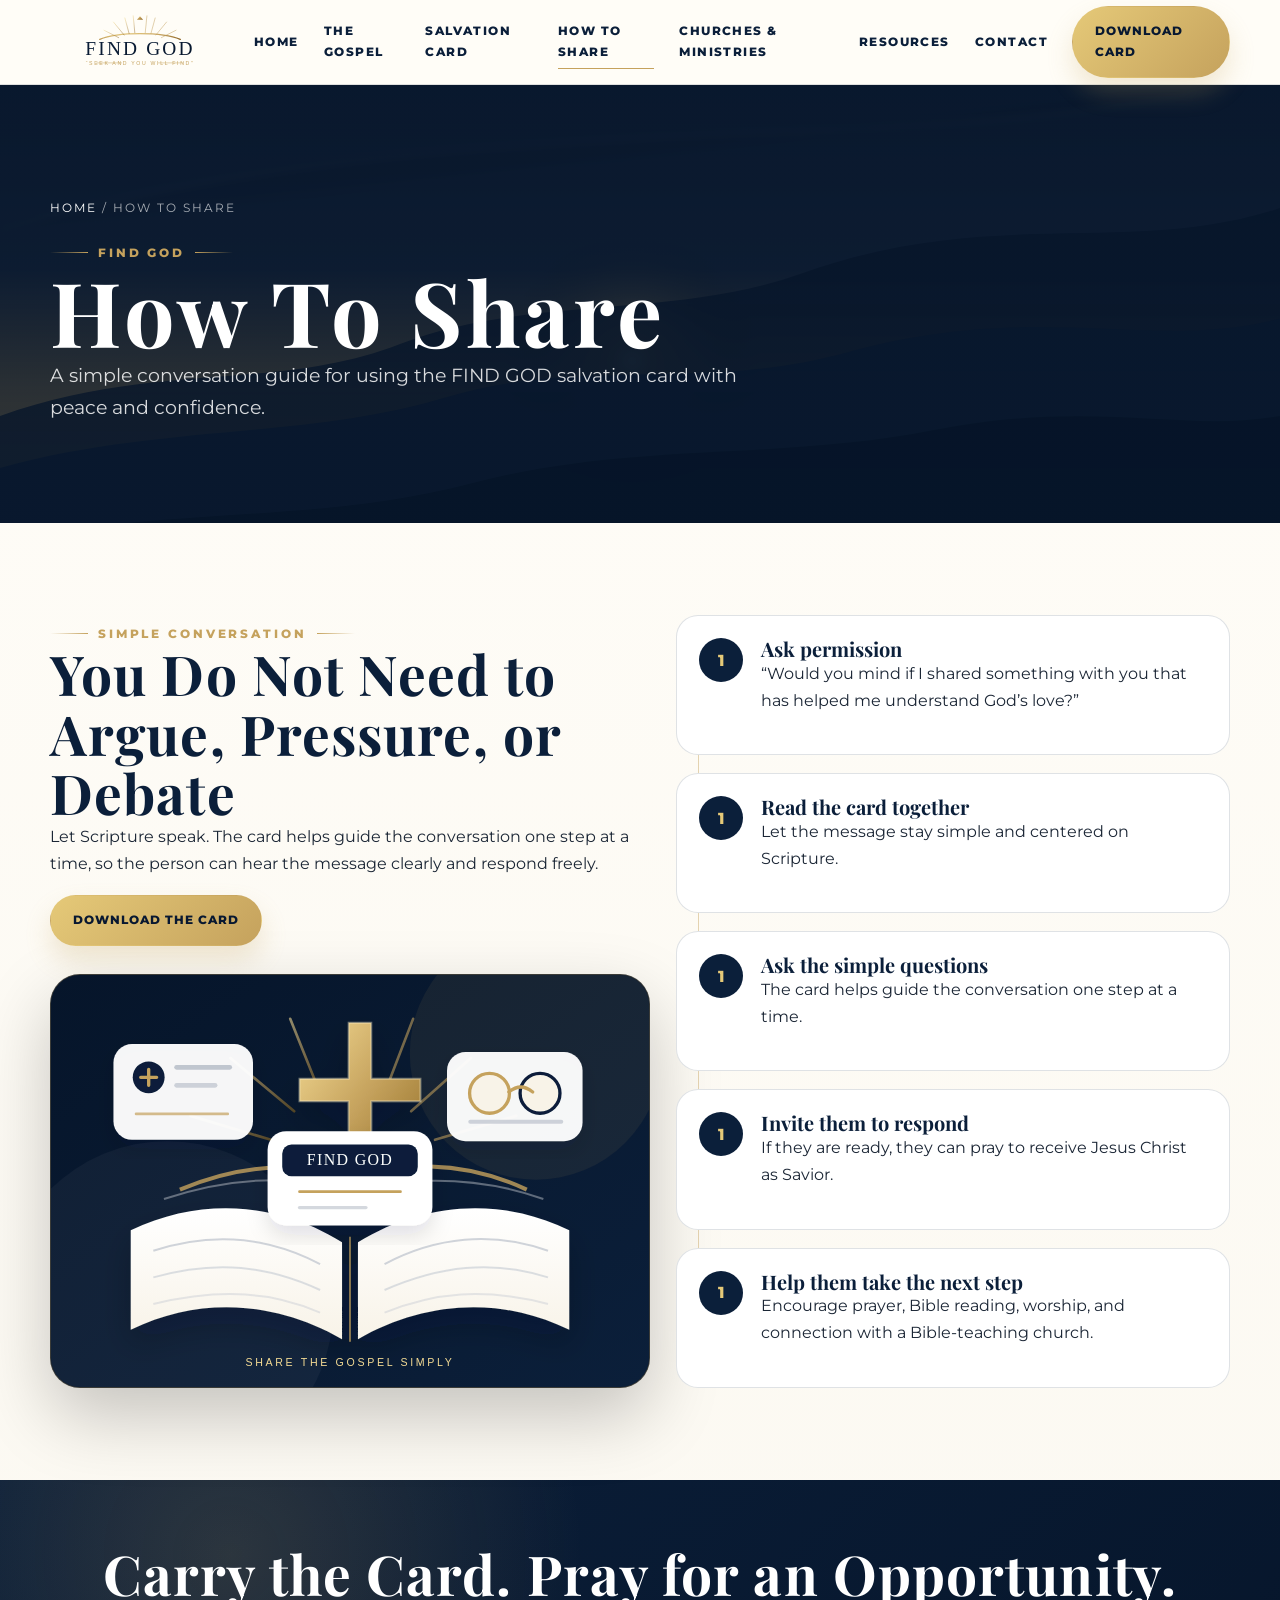
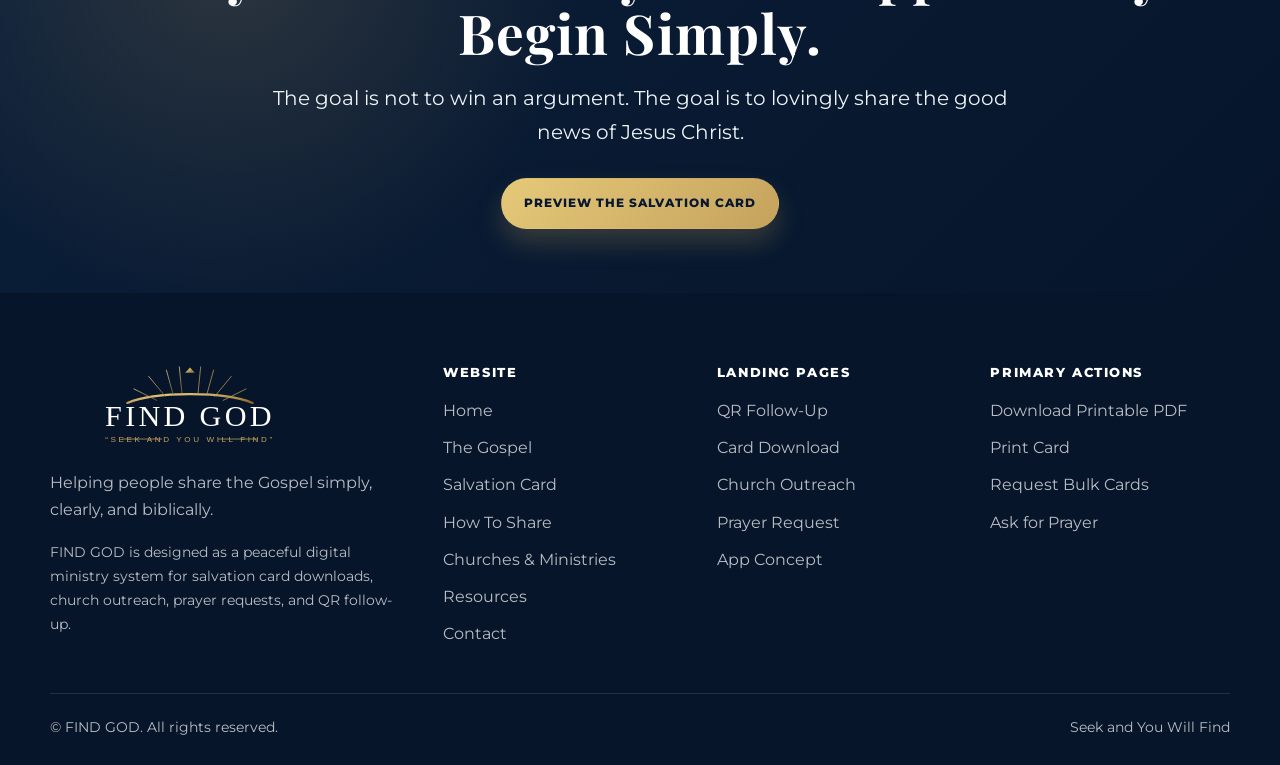
<file: how-to-share.html>
<!doctype html><html lang="en"><head><meta charset="utf-8"><meta name="viewport" content="width=device-width, initial-scale=1"><title>How To Share | FIND GOD</title><meta name="description" content="FIND GOD ministry website"><meta name="theme-color" content="#0B1F3A"><link rel="icon" href="assets/favicon.svg" type="image/svg+xml"><link rel="manifest" href="site.webmanifest"><link rel="stylesheet" href="styles.css"></head><body><a class="skip-link" href="#main">Skip to content</a>
<header class="site-header">
  <div class="container nav-wrap">
    <a class="brand" href="index.html" aria-label="FIND GOD home"><img src="assets/find-god-logo.svg" alt="FIND GOD Seek and You Will Find"></a>
    <nav class="nav-links" aria-label="Main navigation"><a href="index.html" class="">Home</a>
<a href="gospel.html" class="">The Gospel</a>
<a href="salvation-card.html" class="">Salvation Card</a>
<a href="how-to-share.html" class="active">How To Share</a>
<a href="churches-ministries.html" class="">Churches & Ministries</a>
<a href="resources.html" class="">Resources</a>
<a href="contact.html" class="">Contact</a></nav>
    <div class="nav-actions"><a class="btn btn-primary" href="salvation-card.html">Download Card</a><button class="menu-toggle" aria-label="Open menu" aria-expanded="false"><span></span><span></span><span></span></button></div>
  </div>
</header><main id="main"><section class="page-hero"><div class="container"><div class="breadcrumbs"><a href="index.html">Home</a> / How To Share</div><span class="eyebrow">FIND GOD</span><h1>How To Share</h1><p>A simple conversation guide for using the FIND GOD salvation card with peace and confidence.</p></div></section>
<section class="section"><div class="container two grid"><div class="reveal"><span class="eyebrow">Simple Conversation</span><h2>You Do Not Need to Argue, Pressure, or Debate</h2><p>Let Scripture speak. The card helps guide the conversation one step at a time, so the person can hear the message clearly and respond freely.</p><a class="btn btn-primary" href="downloads/find-god-salvation-card.pdf">Download the Card</a><div class="sharing-visual"><img src="assets/faith-sharing-illustration.svg" alt="Peaceful illustration of Gospel sharing with an open Bible and salvation card"></div></div><div class="timeline reveal"><div class="step"><div><h3>Ask permission</h3><p>“Would you mind if I shared something with you that has helped me understand God’s love?”</p></div></div><div class="step"><div><h3>Read the card together</h3><p>Let the message stay simple and centered on Scripture.</p></div></div><div class="step"><div><h3>Ask the simple questions</h3><p>The card helps guide the conversation one step at a time.</p></div></div><div class="step"><div><h3>Invite them to respond</h3><p>If they are ready, they can pray to receive Jesus Christ as Savior.</p></div></div><div class="step"><div><h3>Help them take the next step</h3><p>Encourage prayer, Bible reading, worship, and connection with a Bible-teaching church.</p></div></div></div></div></section>
<section class="section-sm dark-section"><div class="container center"><h2>Carry the Card. Pray for an Opportunity. Begin Simply.</h2><p class="lead" style="max-width:760px;margin:18px auto 28px">The goal is not to win an argument. The goal is to lovingly share the good news of Jesus Christ.</p><a class="btn btn-primary" href="salvation-card.html">Preview the Salvation Card</a></div></section>
</main><footer class="site-footer">
  <div class="container">
    <div class="footer-grid">
      <div><img class="footer-logo" src="assets/find-god-logo-white.svg" alt="FIND GOD"><p>Helping people share the Gospel simply, clearly, and biblically.</p><p class="small">FIND GOD is designed as a peaceful digital ministry system for salvation card downloads, church outreach, prayer requests, and QR follow-up.</p></div>
      <div><div class="footer-title">Website</div><div class="footer-links"><a href="index.html">Home</a>
<a href="gospel.html">The Gospel</a>
<a href="salvation-card.html">Salvation Card</a>
<a href="how-to-share.html">How To Share</a>
<a href="churches-ministries.html">Churches & Ministries</a>
<a href="resources.html">Resources</a>
<a href="contact.html">Contact</a></div></div>
      <div><div class="footer-title">Landing Pages</div><div class="footer-links"><a href="qr.html">QR Follow-Up</a><a href="landing-salvation-card.html">Card Download</a><a href="landing-church-outreach.html">Church Outreach</a><a href="landing-prayer.html">Prayer Request</a><a href="app.html">App Concept</a></div></div>
      <div><div class="footer-title">Primary Actions</div><div class="footer-links"><a href="downloads/find-god-salvation-card.pdf">Download Printable PDF</a><a href="salvation-card-print.html">Print Card</a><a href="churches-ministries.html#church-form">Request Bulk Cards</a><a href="contact.html#prayer-form">Ask for Prayer</a></div></div>
    </div>
    <div class="copyright"><span>© FIND GOD. All rights reserved.</span><span>Seek and You Will Find</span></div>
  </div>
</footer><button class="back-top" aria-label="Back to top">↑</button><script src="script.js"></script></body></html>
</file>
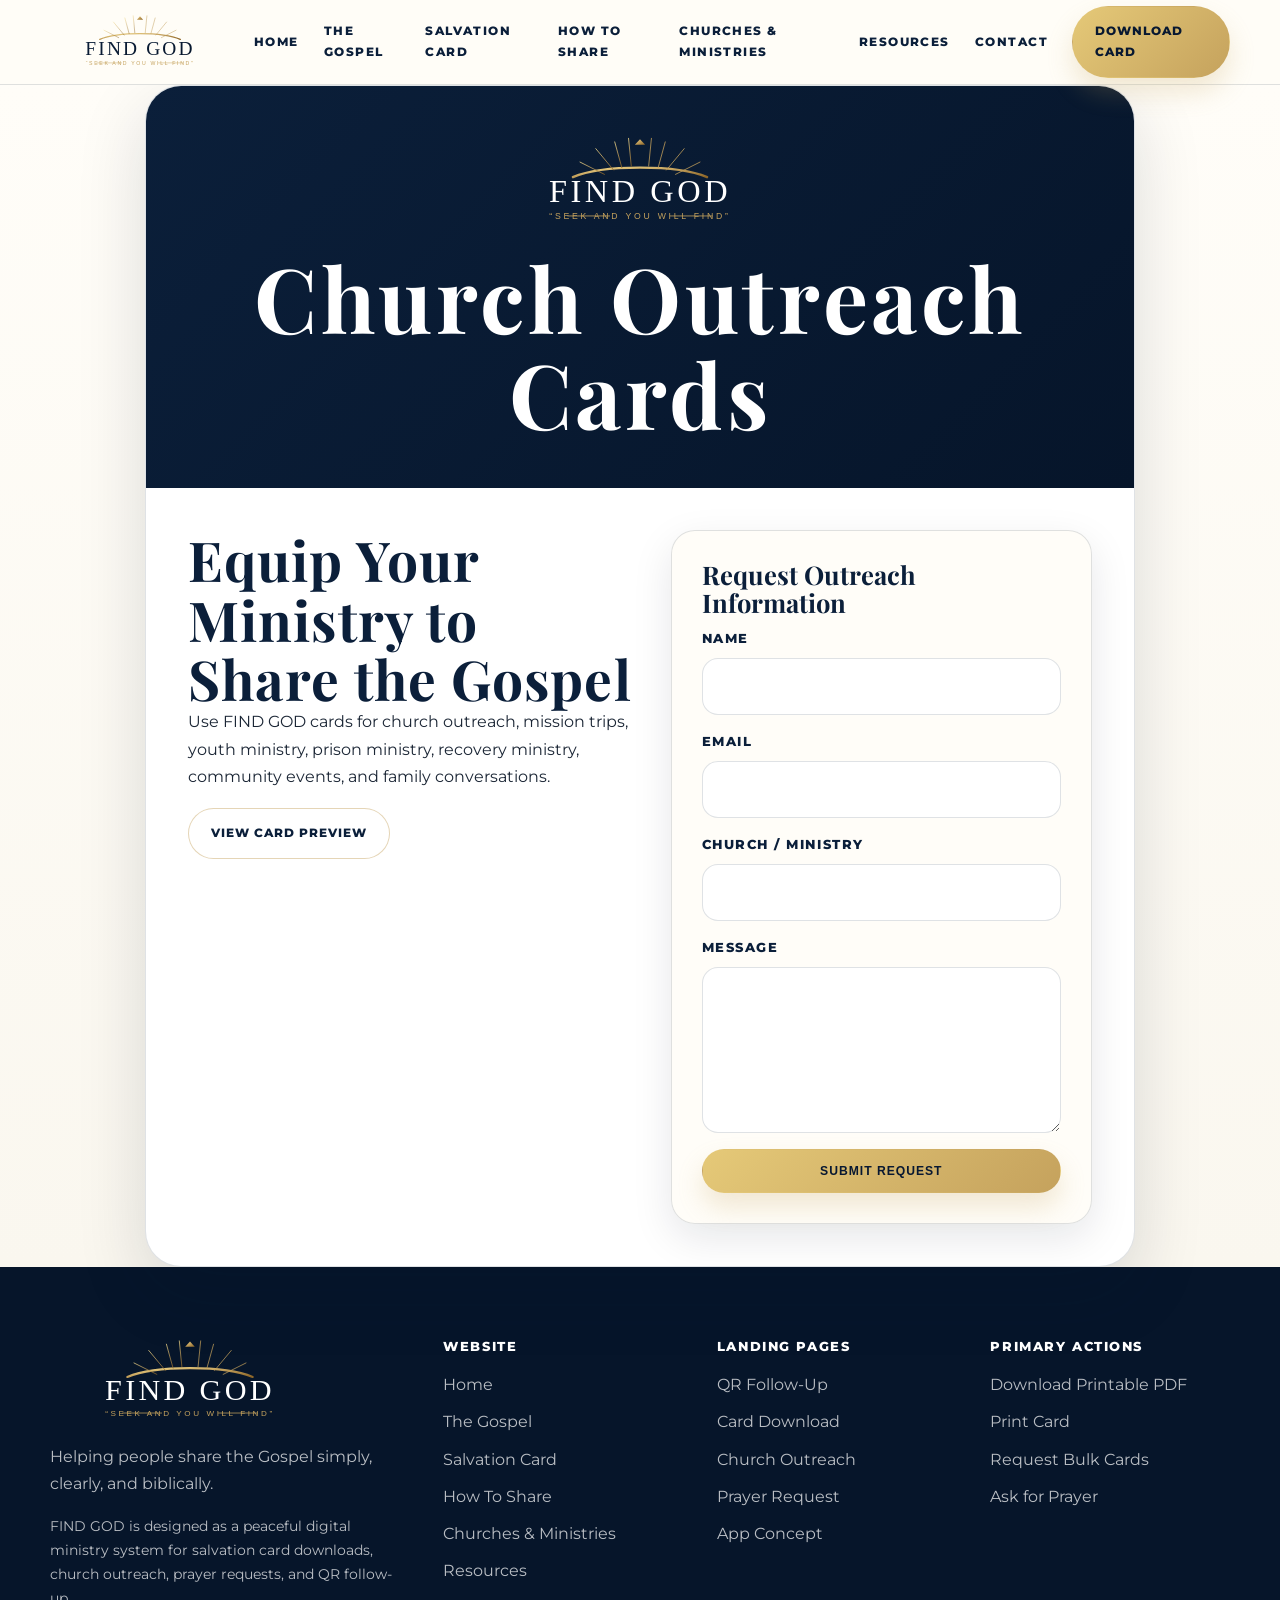
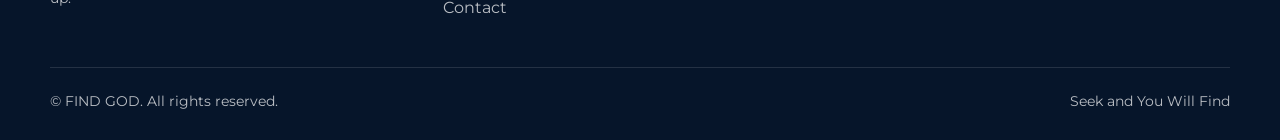
<file: landing-church-outreach.html>
<!doctype html><html lang="en"><head><meta charset="utf-8"><meta name="viewport" content="width=device-width, initial-scale=1"><title>Church Outreach Landing Page | FIND GOD</title><meta name="description" content="FIND GOD ministry website"><meta name="theme-color" content="#0B1F3A"><link rel="icon" href="assets/favicon.svg" type="image/svg+xml"><link rel="manifest" href="site.webmanifest"><link rel="stylesheet" href="styles.css"></head><body><a class="skip-link" href="#main">Skip to content</a>
<header class="site-header">
  <div class="container nav-wrap">
    <a class="brand" href="index.html" aria-label="FIND GOD home"><img src="assets/find-god-logo.svg" alt="FIND GOD Seek and You Will Find"></a>
    <nav class="nav-links" aria-label="Main navigation"><a href="index.html" class="">Home</a>
<a href="gospel.html" class="">The Gospel</a>
<a href="salvation-card.html" class="">Salvation Card</a>
<a href="how-to-share.html" class="">How To Share</a>
<a href="churches-ministries.html" class="">Churches & Ministries</a>
<a href="resources.html" class="">Resources</a>
<a href="contact.html" class="">Contact</a></nav>
    <div class="nav-actions"><a class="btn btn-primary" href="salvation-card.html">Download Card</a><button class="menu-toggle" aria-label="Open menu" aria-expanded="false"><span></span><span></span><span></span></button></div>
  </div>
</header><main id="main">
<section class="landing-hero"><div class="landing-card reveal"><div class="landing-head"><img src="assets/find-god-logo-white.svg" alt="FIND GOD"><h1>Church Outreach Cards</h1></div><div class="landing-body"><div class="two grid"><div><h2>Equip Your Ministry to Share the Gospel</h2><p>Use FIND GOD cards for church outreach, mission trips, youth ministry, prison ministry, recovery ministry, community events, and family conversations.</p><a class="btn btn-secondary" href="salvation-card.html">View Card Preview</a></div><div class="card"><h3>Request Outreach Information</h3><form class="form" data-demo-form><div class="field"><label>Name</label><input required></div><div class="field"><label>Email</label><input type="email" required></div><div class="field"><label>Church / Ministry</label><input></div><div class="field"><label>Message</label><textarea rows="5"></textarea></div><div class="form-status"></div><button class="btn btn-primary btn-block" type="submit">Submit Request</button></form></div></div></div></div></section>
</main><footer class="site-footer">
  <div class="container">
    <div class="footer-grid">
      <div><img class="footer-logo" src="assets/find-god-logo-white.svg" alt="FIND GOD"><p>Helping people share the Gospel simply, clearly, and biblically.</p><p class="small">FIND GOD is designed as a peaceful digital ministry system for salvation card downloads, church outreach, prayer requests, and QR follow-up.</p></div>
      <div><div class="footer-title">Website</div><div class="footer-links"><a href="index.html">Home</a>
<a href="gospel.html">The Gospel</a>
<a href="salvation-card.html">Salvation Card</a>
<a href="how-to-share.html">How To Share</a>
<a href="churches-ministries.html">Churches & Ministries</a>
<a href="resources.html">Resources</a>
<a href="contact.html">Contact</a></div></div>
      <div><div class="footer-title">Landing Pages</div><div class="footer-links"><a href="qr.html">QR Follow-Up</a><a href="landing-salvation-card.html">Card Download</a><a href="landing-church-outreach.html">Church Outreach</a><a href="landing-prayer.html">Prayer Request</a><a href="app.html">App Concept</a></div></div>
      <div><div class="footer-title">Primary Actions</div><div class="footer-links"><a href="downloads/find-god-salvation-card.pdf">Download Printable PDF</a><a href="salvation-card-print.html">Print Card</a><a href="churches-ministries.html#church-form">Request Bulk Cards</a><a href="contact.html#prayer-form">Ask for Prayer</a></div></div>
    </div>
    <div class="copyright"><span>© FIND GOD. All rights reserved.</span><span>Seek and You Will Find</span></div>
  </div>
</footer><button class="back-top" aria-label="Back to top">↑</button><script src="script.js"></script></body></html>
</file>
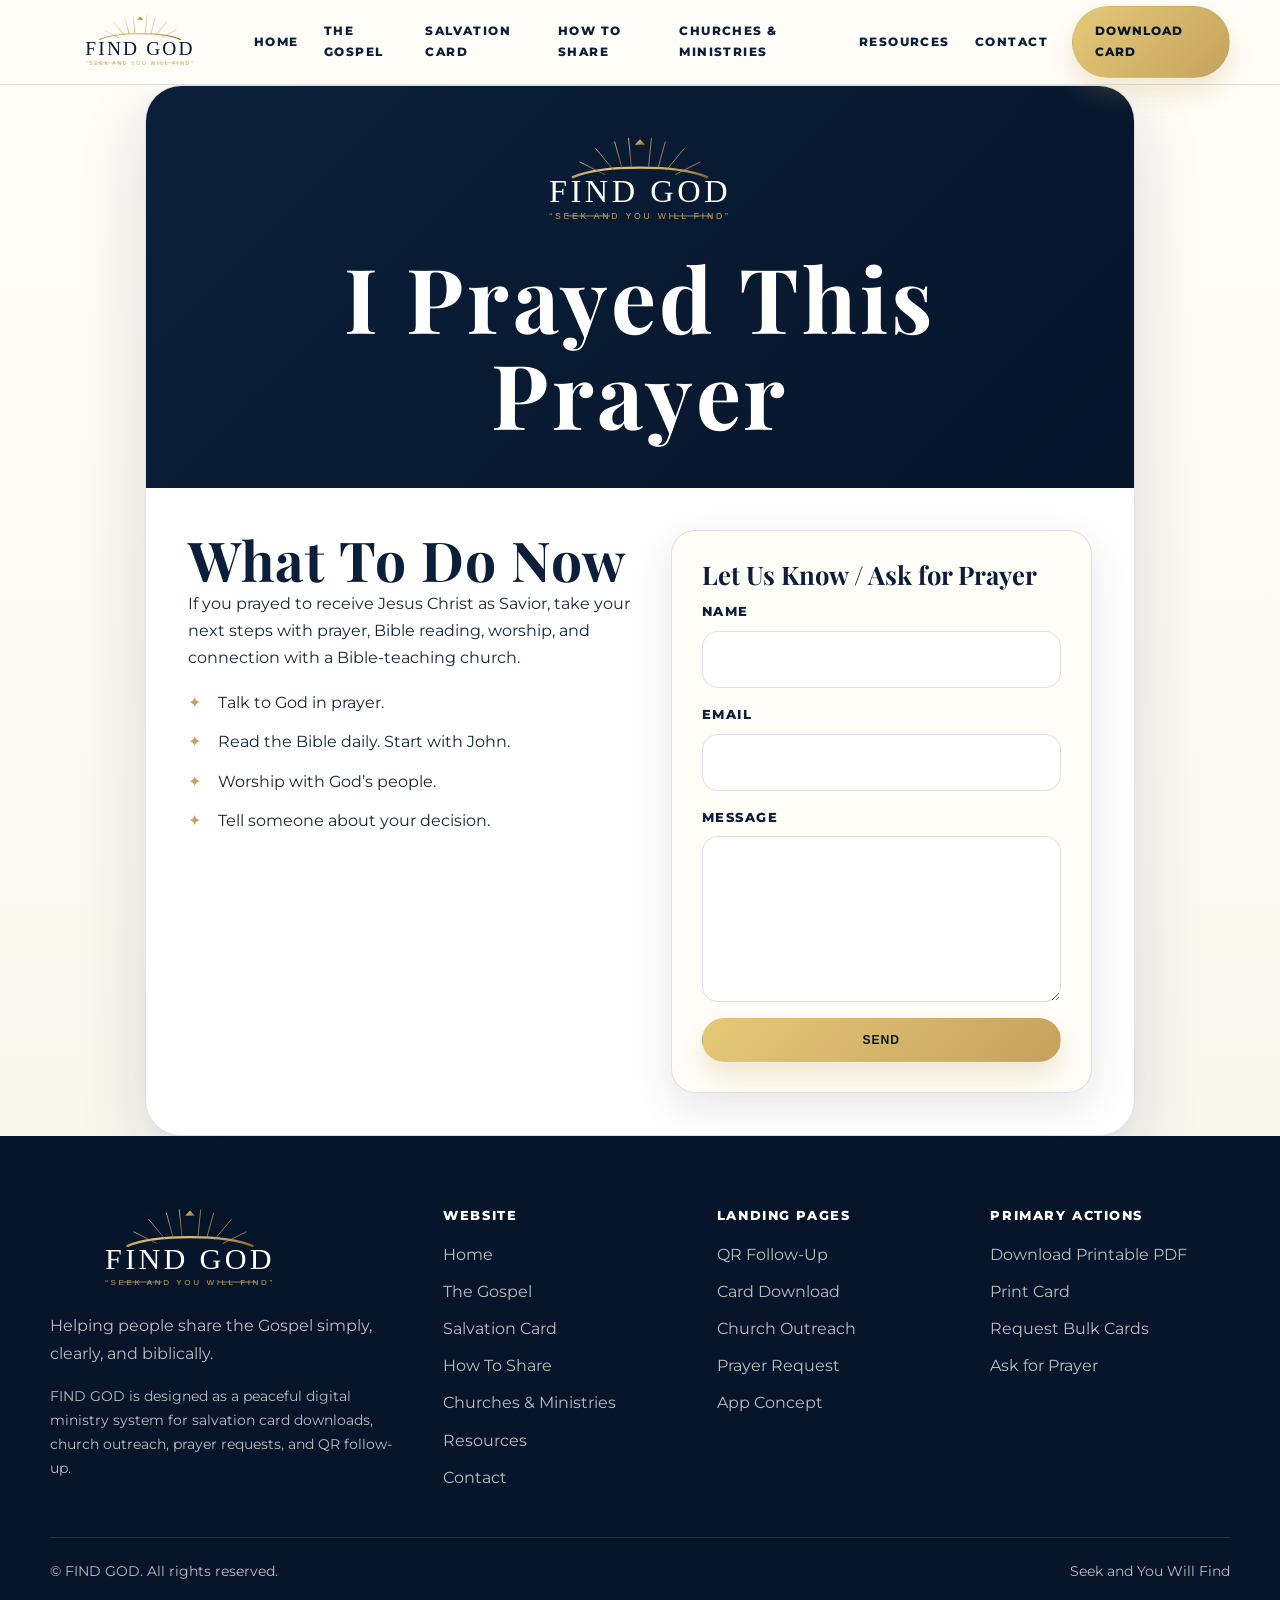
<file: landing-prayer.html>
<!doctype html><html lang="en"><head><meta charset="utf-8"><meta name="viewport" content="width=device-width, initial-scale=1"><title>Prayer Landing Page | FIND GOD</title><meta name="description" content="FIND GOD ministry website"><meta name="theme-color" content="#0B1F3A"><link rel="icon" href="assets/favicon.svg" type="image/svg+xml"><link rel="manifest" href="site.webmanifest"><link rel="stylesheet" href="styles.css"></head><body><a class="skip-link" href="#main">Skip to content</a>
<header class="site-header">
  <div class="container nav-wrap">
    <a class="brand" href="index.html" aria-label="FIND GOD home"><img src="assets/find-god-logo.svg" alt="FIND GOD Seek and You Will Find"></a>
    <nav class="nav-links" aria-label="Main navigation"><a href="index.html" class="">Home</a>
<a href="gospel.html" class="">The Gospel</a>
<a href="salvation-card.html" class="">Salvation Card</a>
<a href="how-to-share.html" class="">How To Share</a>
<a href="churches-ministries.html" class="">Churches & Ministries</a>
<a href="resources.html" class="">Resources</a>
<a href="contact.html" class="">Contact</a></nav>
    <div class="nav-actions"><a class="btn btn-primary" href="salvation-card.html">Download Card</a><button class="menu-toggle" aria-label="Open menu" aria-expanded="false"><span></span><span></span><span></span></button></div>
  </div>
</header><main id="main">
<section class="landing-hero"><div class="landing-card reveal"><div class="landing-head"><img src="assets/find-god-logo-white.svg" alt="FIND GOD"><h1>I Prayed This Prayer</h1></div><div class="landing-body"><div class="two grid"><div><h2>What To Do Now</h2><p>If you prayed to receive Jesus Christ as Savior, take your next steps with prayer, Bible reading, worship, and connection with a Bible-teaching church.</p><ul class="list"><li>Talk to God in prayer.</li><li>Read the Bible daily. Start with John.</li><li>Worship with God’s people.</li><li>Tell someone about your decision.</li></ul></div><div class="card"><h3>Let Us Know / Ask for Prayer</h3><form class="form" data-demo-form><div class="field"><label>Name</label><input required></div><div class="field"><label>Email</label><input type="email" required></div><div class="field"><label>Message</label><textarea rows="5"></textarea></div><div class="form-status"></div><button class="btn btn-primary btn-block" type="submit">Send</button></form></div></div></div></div></section>
</main><footer class="site-footer">
  <div class="container">
    <div class="footer-grid">
      <div><img class="footer-logo" src="assets/find-god-logo-white.svg" alt="FIND GOD"><p>Helping people share the Gospel simply, clearly, and biblically.</p><p class="small">FIND GOD is designed as a peaceful digital ministry system for salvation card downloads, church outreach, prayer requests, and QR follow-up.</p></div>
      <div><div class="footer-title">Website</div><div class="footer-links"><a href="index.html">Home</a>
<a href="gospel.html">The Gospel</a>
<a href="salvation-card.html">Salvation Card</a>
<a href="how-to-share.html">How To Share</a>
<a href="churches-ministries.html">Churches & Ministries</a>
<a href="resources.html">Resources</a>
<a href="contact.html">Contact</a></div></div>
      <div><div class="footer-title">Landing Pages</div><div class="footer-links"><a href="qr.html">QR Follow-Up</a><a href="landing-salvation-card.html">Card Download</a><a href="landing-church-outreach.html">Church Outreach</a><a href="landing-prayer.html">Prayer Request</a><a href="app.html">App Concept</a></div></div>
      <div><div class="footer-title">Primary Actions</div><div class="footer-links"><a href="downloads/find-god-salvation-card.pdf">Download Printable PDF</a><a href="salvation-card-print.html">Print Card</a><a href="churches-ministries.html#church-form">Request Bulk Cards</a><a href="contact.html#prayer-form">Ask for Prayer</a></div></div>
    </div>
    <div class="copyright"><span>© FIND GOD. All rights reserved.</span><span>Seek and You Will Find</span></div>
  </div>
</footer><button class="back-top" aria-label="Back to top">↑</button><script src="script.js"></script></body></html>
</file>
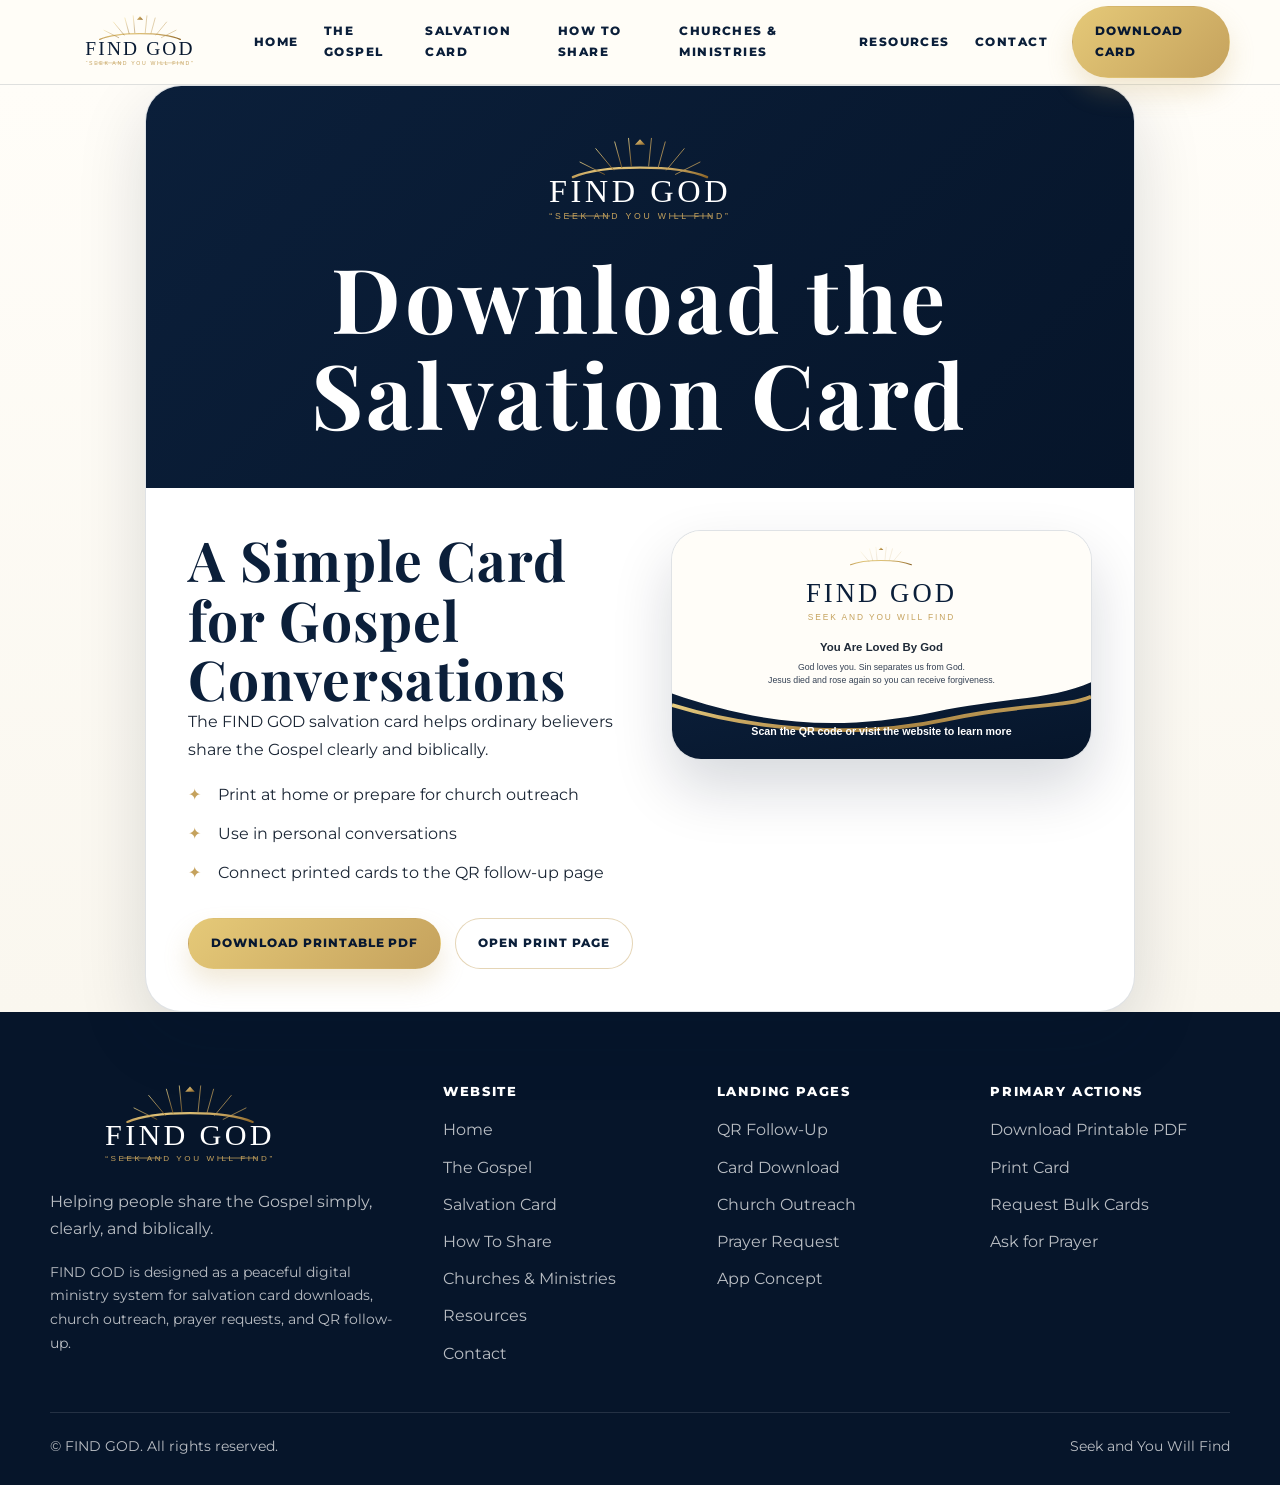
<file: landing-salvation-card.html>
<!doctype html><html lang="en"><head><meta charset="utf-8"><meta name="viewport" content="width=device-width, initial-scale=1"><title>Download Salvation Card | FIND GOD</title><meta name="description" content="FIND GOD ministry website"><meta name="theme-color" content="#0B1F3A"><link rel="icon" href="assets/favicon.svg" type="image/svg+xml"><link rel="manifest" href="site.webmanifest"><link rel="stylesheet" href="styles.css"></head><body><a class="skip-link" href="#main">Skip to content</a>
<header class="site-header">
  <div class="container nav-wrap">
    <a class="brand" href="index.html" aria-label="FIND GOD home"><img src="assets/find-god-logo.svg" alt="FIND GOD Seek and You Will Find"></a>
    <nav class="nav-links" aria-label="Main navigation"><a href="index.html" class="">Home</a>
<a href="gospel.html" class="">The Gospel</a>
<a href="salvation-card.html" class="">Salvation Card</a>
<a href="how-to-share.html" class="">How To Share</a>
<a href="churches-ministries.html" class="">Churches & Ministries</a>
<a href="resources.html" class="">Resources</a>
<a href="contact.html" class="">Contact</a></nav>
    <div class="nav-actions"><a class="btn btn-primary" href="salvation-card.html">Download Card</a><button class="menu-toggle" aria-label="Open menu" aria-expanded="false"><span></span><span></span><span></span></button></div>
  </div>
</header><main id="main">
<section class="landing-hero"><div class="landing-card reveal"><div class="landing-head"><img src="assets/find-god-logo-white.svg" alt="FIND GOD"><h1>Download the Salvation Card</h1></div><div class="landing-body"><div class="two grid"><div><h2>A Simple Card for Gospel Conversations</h2><p>The FIND GOD salvation card helps ordinary believers share the Gospel clearly and biblically.</p><ul class="list"><li>Print at home or prepare for church outreach</li><li>Use in personal conversations</li><li>Connect printed cards to the QR follow-up page</li></ul><div class="hero-ctas"><a class="btn btn-primary" href="downloads/find-god-salvation-card.pdf" download>Download Printable PDF</a><a class="btn btn-secondary" href="salvation-card-print.html">Open Print Page</a></div></div><div class="card-preview"><div class="mock-card"><img src="assets/salvation-card-front.svg" alt="Card front"></div></div></div></div></div></section>
</main><footer class="site-footer">
  <div class="container">
    <div class="footer-grid">
      <div><img class="footer-logo" src="assets/find-god-logo-white.svg" alt="FIND GOD"><p>Helping people share the Gospel simply, clearly, and biblically.</p><p class="small">FIND GOD is designed as a peaceful digital ministry system for salvation card downloads, church outreach, prayer requests, and QR follow-up.</p></div>
      <div><div class="footer-title">Website</div><div class="footer-links"><a href="index.html">Home</a>
<a href="gospel.html">The Gospel</a>
<a href="salvation-card.html">Salvation Card</a>
<a href="how-to-share.html">How To Share</a>
<a href="churches-ministries.html">Churches & Ministries</a>
<a href="resources.html">Resources</a>
<a href="contact.html">Contact</a></div></div>
      <div><div class="footer-title">Landing Pages</div><div class="footer-links"><a href="qr.html">QR Follow-Up</a><a href="landing-salvation-card.html">Card Download</a><a href="landing-church-outreach.html">Church Outreach</a><a href="landing-prayer.html">Prayer Request</a><a href="app.html">App Concept</a></div></div>
      <div><div class="footer-title">Primary Actions</div><div class="footer-links"><a href="downloads/find-god-salvation-card.pdf">Download Printable PDF</a><a href="salvation-card-print.html">Print Card</a><a href="churches-ministries.html#church-form">Request Bulk Cards</a><a href="contact.html#prayer-form">Ask for Prayer</a></div></div>
    </div>
    <div class="copyright"><span>© FIND GOD. All rights reserved.</span><span>Seek and You Will Find</span></div>
  </div>
</footer><button class="back-top" aria-label="Back to top">↑</button><script src="script.js"></script></body></html>
</file>
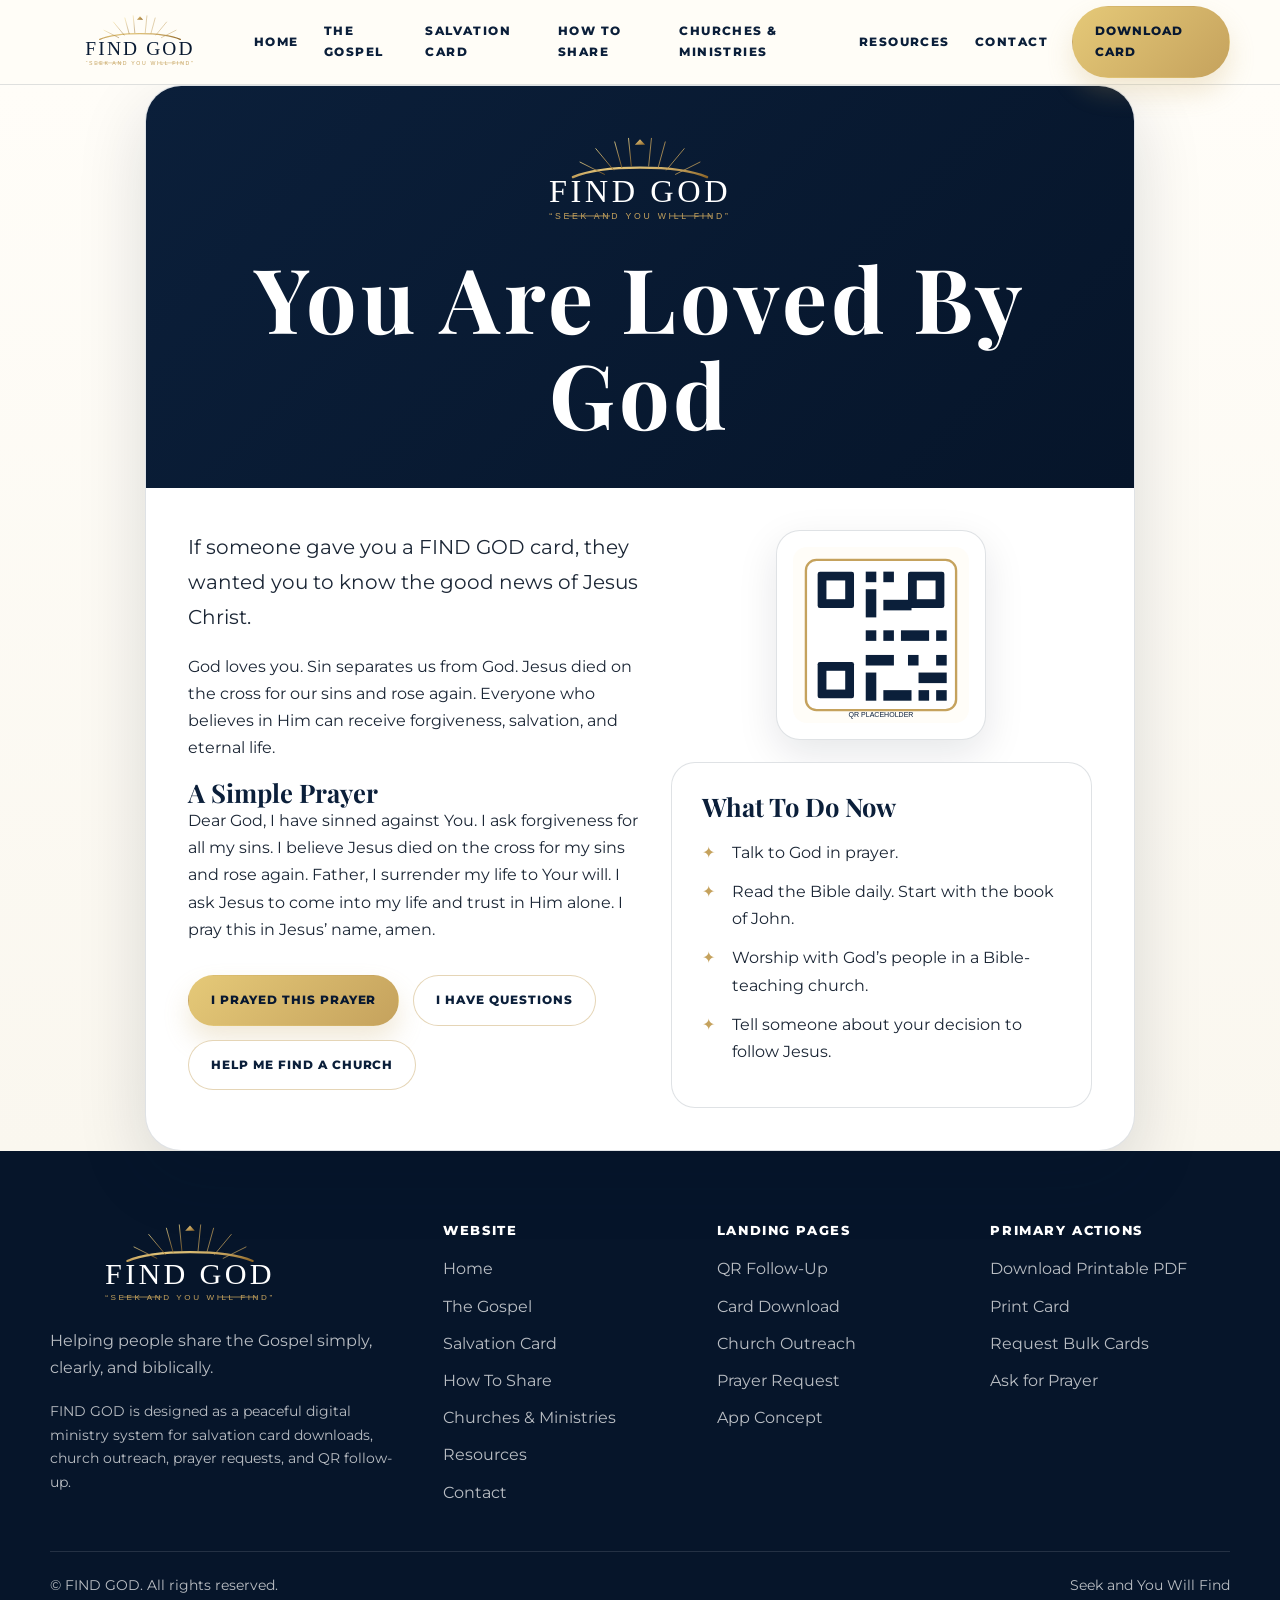
<file: qr.html>
<!doctype html><html lang="en"><head><meta charset="utf-8"><meta name="viewport" content="width=device-width, initial-scale=1"><title>QR Follow-Up | FIND GOD</title><meta name="description" content="FIND GOD ministry website"><meta name="theme-color" content="#0B1F3A"><link rel="icon" href="assets/favicon.svg" type="image/svg+xml"><link rel="manifest" href="site.webmanifest"><link rel="stylesheet" href="styles.css"></head><body><a class="skip-link" href="#main">Skip to content</a>
<header class="site-header">
  <div class="container nav-wrap">
    <a class="brand" href="index.html" aria-label="FIND GOD home"><img src="assets/find-god-logo.svg" alt="FIND GOD Seek and You Will Find"></a>
    <nav class="nav-links" aria-label="Main navigation"><a href="index.html" class="">Home</a>
<a href="gospel.html" class="">The Gospel</a>
<a href="salvation-card.html" class="">Salvation Card</a>
<a href="how-to-share.html" class="">How To Share</a>
<a href="churches-ministries.html" class="">Churches & Ministries</a>
<a href="resources.html" class="">Resources</a>
<a href="contact.html" class="">Contact</a></nav>
    <div class="nav-actions"><a class="btn btn-primary" href="salvation-card.html">Download Card</a><button class="menu-toggle" aria-label="Open menu" aria-expanded="false"><span></span><span></span><span></span></button></div>
  </div>
</header><main id="main">
<section class="landing-hero"><div class="landing-card reveal"><div class="landing-head"><img src="assets/find-god-logo-white.svg" alt="FIND GOD"><h1>You Are Loved By God</h1></div><div class="landing-body"><div class="two grid"><div><p class="lead" style="color:var(--ink)">If someone gave you a FIND GOD card, they wanted you to know the good news of Jesus Christ.</p><p>God loves you. Sin separates us from God. Jesus died on the cross for our sins and rose again. Everyone who believes in Him can receive forgiveness, salvation, and eternal life.</p><h3>A Simple Prayer</h3><p>Dear God, I have sinned against You. I ask forgiveness for all my sins. I believe Jesus died on the cross for my sins and rose again. Father, I surrender my life to Your will. I ask Jesus to come into my life and trust in Him alone. I pray this in Jesus’ name, amen.</p><div class="hero-ctas"><a class="btn btn-primary" href="landing-prayer.html">I Prayed This Prayer</a><a class="btn btn-secondary" href="contact.html">I Have Questions</a><a class="btn btn-secondary" href="contact.html">Help Me Find a Church</a></div></div><div><div class="qr-box"><img src="assets/qr-placeholder.svg" alt="QR placeholder"></div><div class="card clean" style="margin-top:22px"><h3>What To Do Now</h3><ul class="list"><li>Talk to God in prayer.</li><li>Read the Bible daily. Start with the book of John.</li><li>Worship with God’s people in a Bible-teaching church.</li><li>Tell someone about your decision to follow Jesus.</li></ul></div></div></div></div></div></section>
</main><footer class="site-footer">
  <div class="container">
    <div class="footer-grid">
      <div><img class="footer-logo" src="assets/find-god-logo-white.svg" alt="FIND GOD"><p>Helping people share the Gospel simply, clearly, and biblically.</p><p class="small">FIND GOD is designed as a peaceful digital ministry system for salvation card downloads, church outreach, prayer requests, and QR follow-up.</p></div>
      <div><div class="footer-title">Website</div><div class="footer-links"><a href="index.html">Home</a>
<a href="gospel.html">The Gospel</a>
<a href="salvation-card.html">Salvation Card</a>
<a href="how-to-share.html">How To Share</a>
<a href="churches-ministries.html">Churches & Ministries</a>
<a href="resources.html">Resources</a>
<a href="contact.html">Contact</a></div></div>
      <div><div class="footer-title">Landing Pages</div><div class="footer-links"><a href="qr.html">QR Follow-Up</a><a href="landing-salvation-card.html">Card Download</a><a href="landing-church-outreach.html">Church Outreach</a><a href="landing-prayer.html">Prayer Request</a><a href="app.html">App Concept</a></div></div>
      <div><div class="footer-title">Primary Actions</div><div class="footer-links"><a href="downloads/find-god-salvation-card.pdf">Download Printable PDF</a><a href="salvation-card-print.html">Print Card</a><a href="churches-ministries.html#church-form">Request Bulk Cards</a><a href="contact.html#prayer-form">Ask for Prayer</a></div></div>
    </div>
    <div class="copyright"><span>© FIND GOD. All rights reserved.</span><span>Seek and You Will Find</span></div>
  </div>
</footer><button class="back-top" aria-label="Back to top">↑</button><script src="script.js"></script></body></html>
</file>
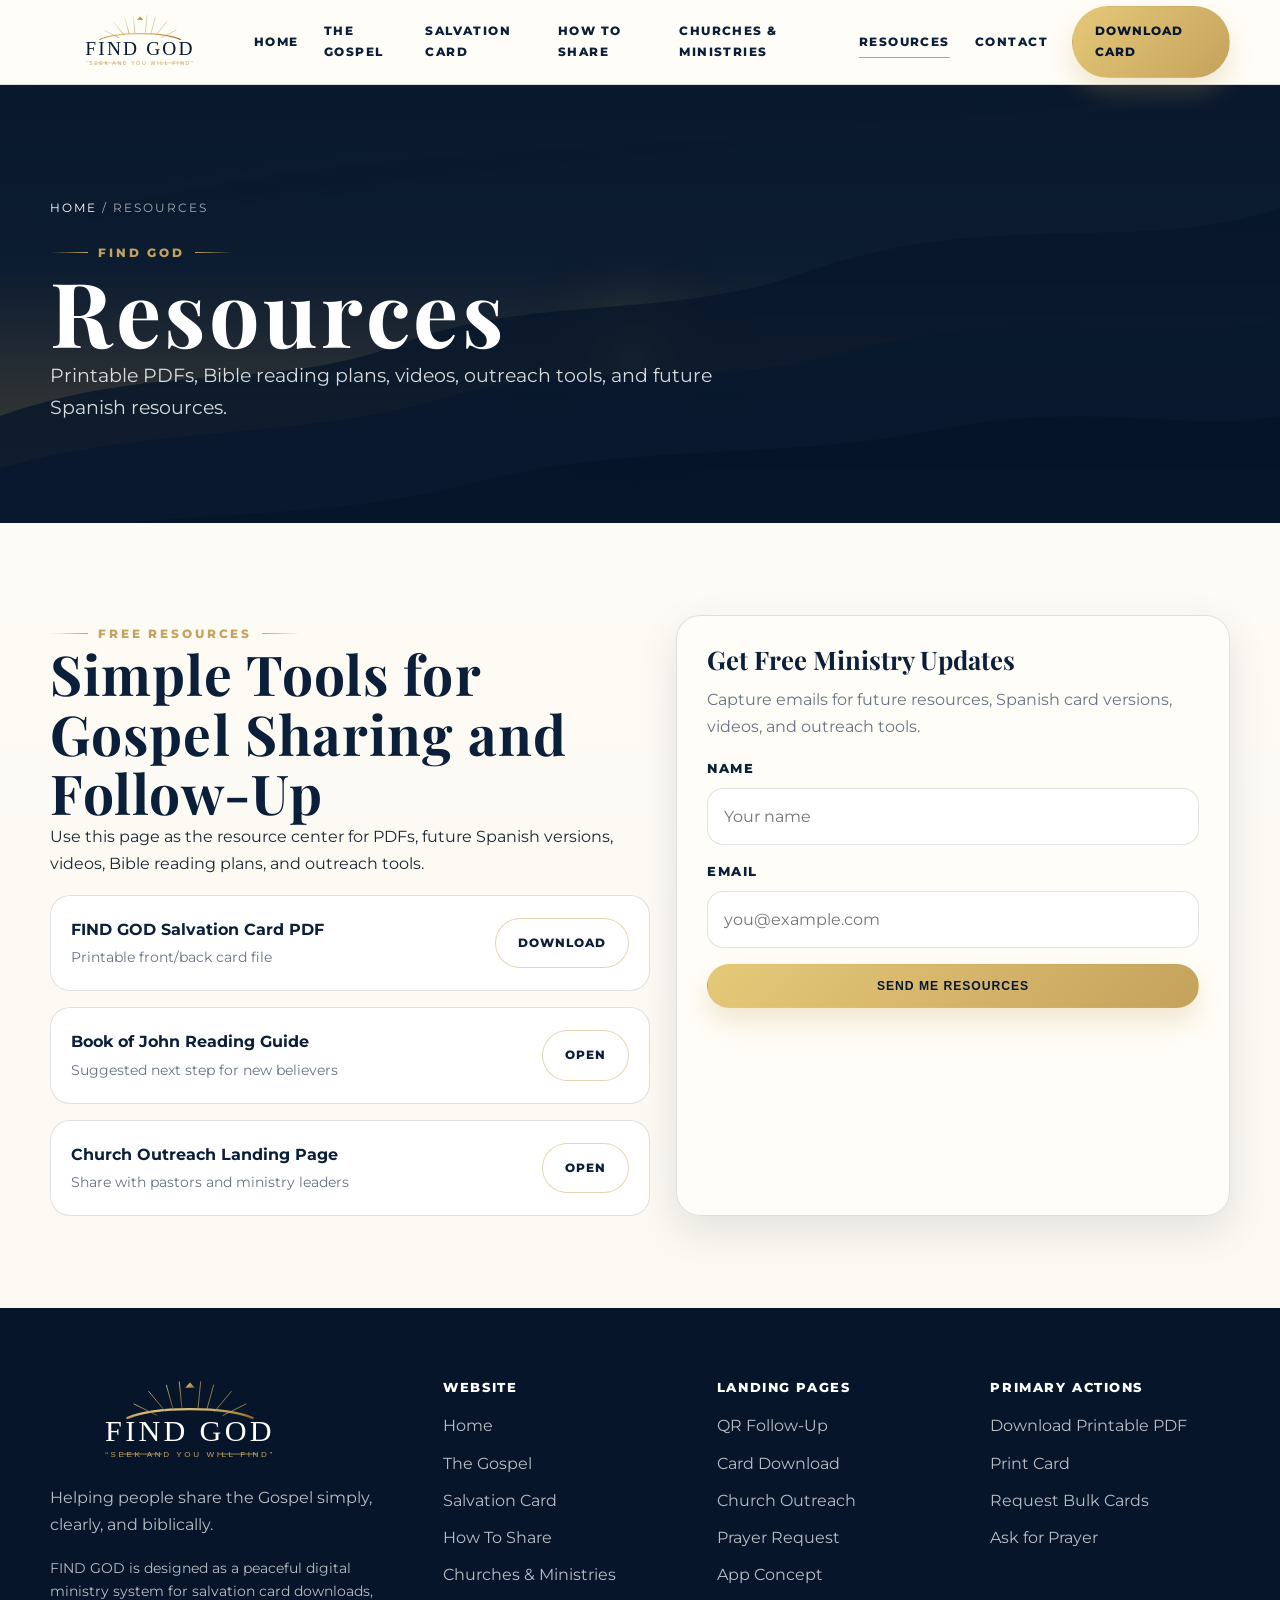
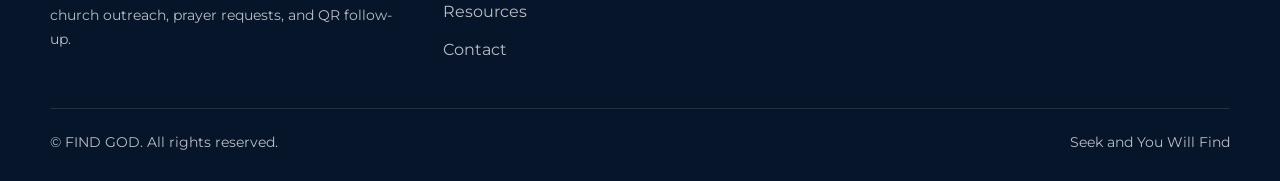
<file: resources.html>
<!doctype html><html lang="en"><head><meta charset="utf-8"><meta name="viewport" content="width=device-width, initial-scale=1"><title>Resources | FIND GOD</title><meta name="description" content="FIND GOD ministry website"><meta name="theme-color" content="#0B1F3A"><link rel="icon" href="assets/favicon.svg" type="image/svg+xml"><link rel="manifest" href="site.webmanifest"><link rel="stylesheet" href="styles.css"></head><body><a class="skip-link" href="#main">Skip to content</a>
<header class="site-header">
  <div class="container nav-wrap">
    <a class="brand" href="index.html" aria-label="FIND GOD home"><img src="assets/find-god-logo.svg" alt="FIND GOD Seek and You Will Find"></a>
    <nav class="nav-links" aria-label="Main navigation"><a href="index.html" class="">Home</a>
<a href="gospel.html" class="">The Gospel</a>
<a href="salvation-card.html" class="">Salvation Card</a>
<a href="how-to-share.html" class="">How To Share</a>
<a href="churches-ministries.html" class="">Churches & Ministries</a>
<a href="resources.html" class="active">Resources</a>
<a href="contact.html" class="">Contact</a></nav>
    <div class="nav-actions"><a class="btn btn-primary" href="salvation-card.html">Download Card</a><button class="menu-toggle" aria-label="Open menu" aria-expanded="false"><span></span><span></span><span></span></button></div>
  </div>
</header><main id="main"><section class="page-hero"><div class="container"><div class="breadcrumbs"><a href="index.html">Home</a> / Resources</div><span class="eyebrow">FIND GOD</span><h1>Resources</h1><p>Printable PDFs, Bible reading plans, videos, outreach tools, and future Spanish resources.</p></div></section>
<section class="section"><div class="container two grid"><div class="reveal"><span class="eyebrow">Free Resources</span><h2>Simple Tools for Gospel Sharing and Follow-Up</h2><p>Use this page as the resource center for PDFs, future Spanish versions, videos, Bible reading plans, and outreach tools.</p><div class="resource-list"><div class="resource-item"><div><b>FIND GOD Salvation Card PDF</b><span class="muted small">Printable front/back card file</span></div><a class="btn btn-secondary" href="downloads/find-god-salvation-card.pdf" download>Download</a></div><div class="resource-item"><div><b>Book of John Reading Guide</b><span class="muted small">Suggested next step for new believers</span></div><a class="btn btn-secondary" href="qr.html">Open</a></div><div class="resource-item"><div><b>Church Outreach Landing Page</b><span class="muted small">Share with pastors and ministry leaders</span></div><a class="btn btn-secondary" href="landing-church-outreach.html">Open</a></div></div></div><div class="card reveal"><h3>Get Free Ministry Updates</h3><p class="muted">Capture emails for future resources, Spanish card versions, videos, and outreach tools.</p><form class="form" data-demo-form><div class="field"><label>Name</label><input required placeholder="Your name"></div><div class="field"><label>Email</label><input required type="email" placeholder="you@example.com"></div><div class="form-status"></div><button class="btn btn-primary btn-block" type="submit">Send Me Resources</button></form></div></div></section>
</main><footer class="site-footer">
  <div class="container">
    <div class="footer-grid">
      <div><img class="footer-logo" src="assets/find-god-logo-white.svg" alt="FIND GOD"><p>Helping people share the Gospel simply, clearly, and biblically.</p><p class="small">FIND GOD is designed as a peaceful digital ministry system for salvation card downloads, church outreach, prayer requests, and QR follow-up.</p></div>
      <div><div class="footer-title">Website</div><div class="footer-links"><a href="index.html">Home</a>
<a href="gospel.html">The Gospel</a>
<a href="salvation-card.html">Salvation Card</a>
<a href="how-to-share.html">How To Share</a>
<a href="churches-ministries.html">Churches & Ministries</a>
<a href="resources.html">Resources</a>
<a href="contact.html">Contact</a></div></div>
      <div><div class="footer-title">Landing Pages</div><div class="footer-links"><a href="qr.html">QR Follow-Up</a><a href="landing-salvation-card.html">Card Download</a><a href="landing-church-outreach.html">Church Outreach</a><a href="landing-prayer.html">Prayer Request</a><a href="app.html">App Concept</a></div></div>
      <div><div class="footer-title">Primary Actions</div><div class="footer-links"><a href="downloads/find-god-salvation-card.pdf">Download Printable PDF</a><a href="salvation-card-print.html">Print Card</a><a href="churches-ministries.html#church-form">Request Bulk Cards</a><a href="contact.html#prayer-form">Ask for Prayer</a></div></div>
    </div>
    <div class="copyright"><span>© FIND GOD. All rights reserved.</span><span>Seek and You Will Find</span></div>
  </div>
</footer><button class="back-top" aria-label="Back to top">↑</button><script src="script.js"></script></body></html>
</file>
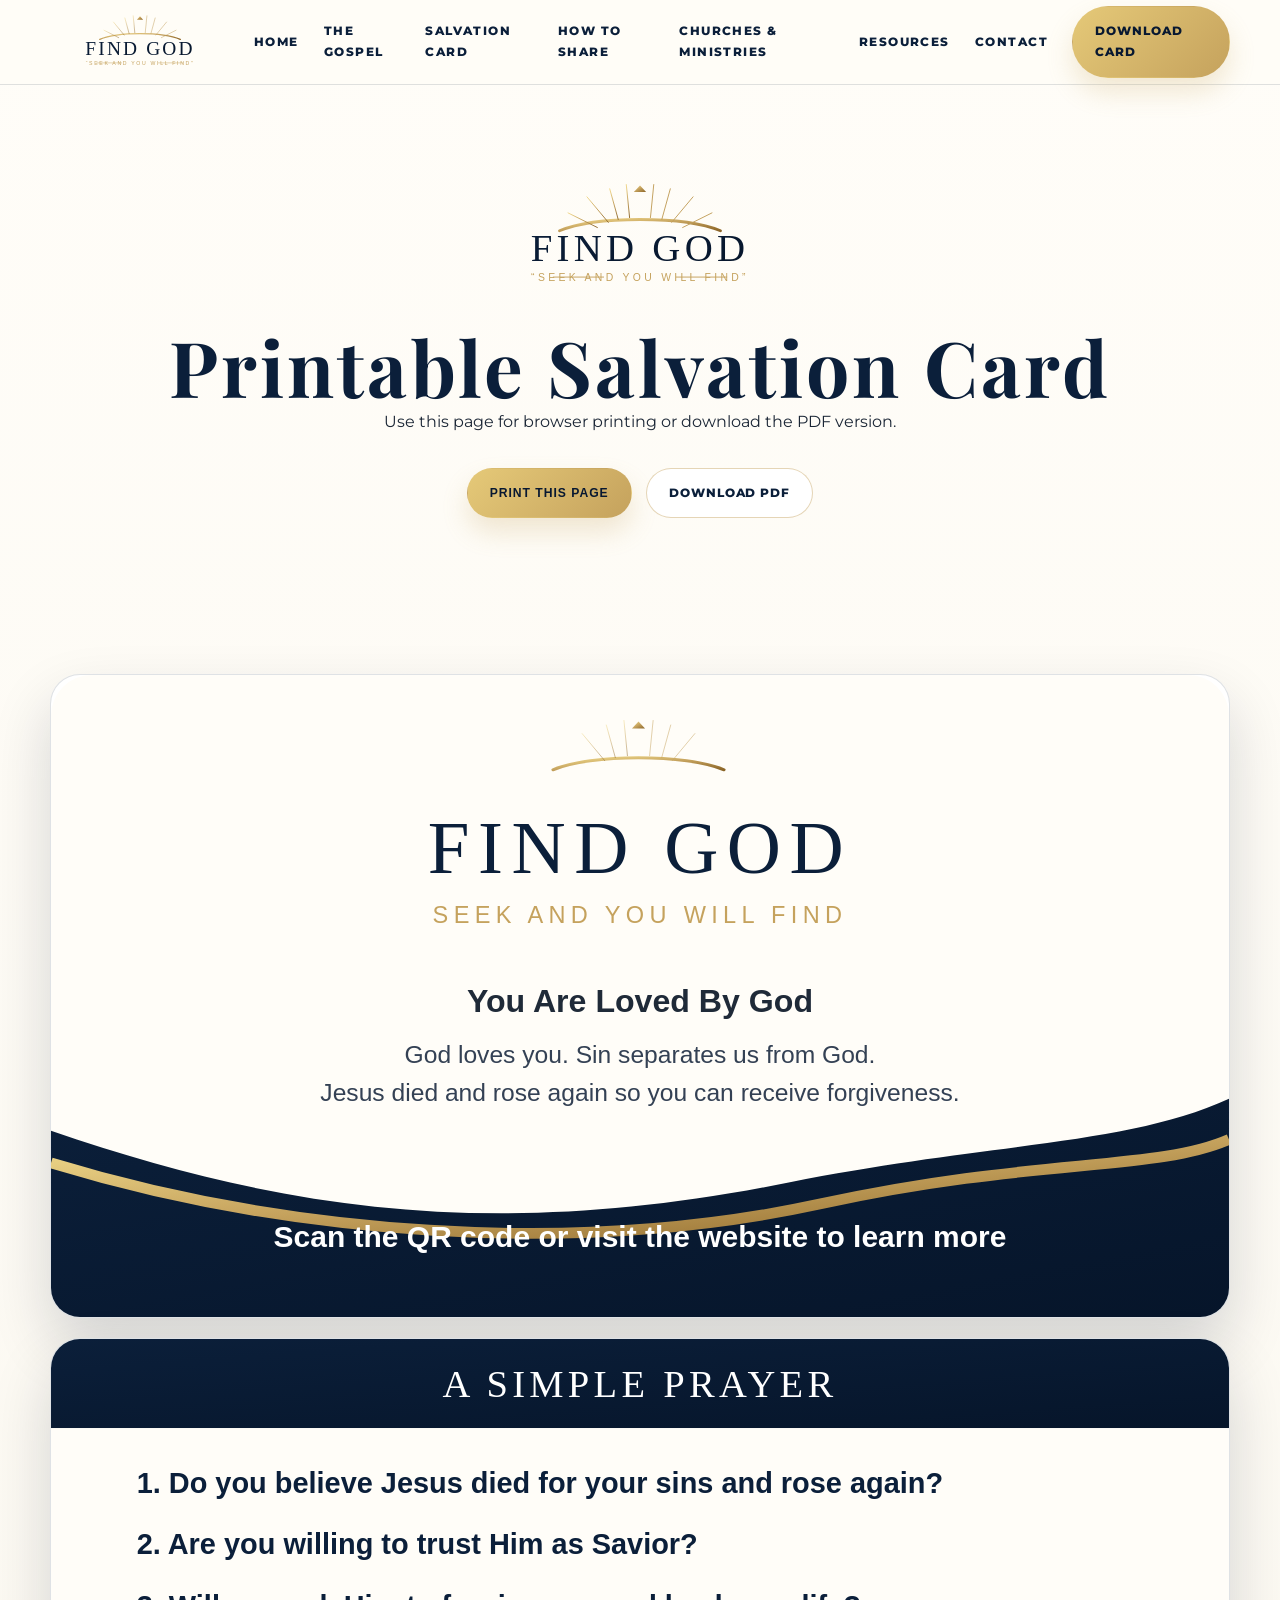
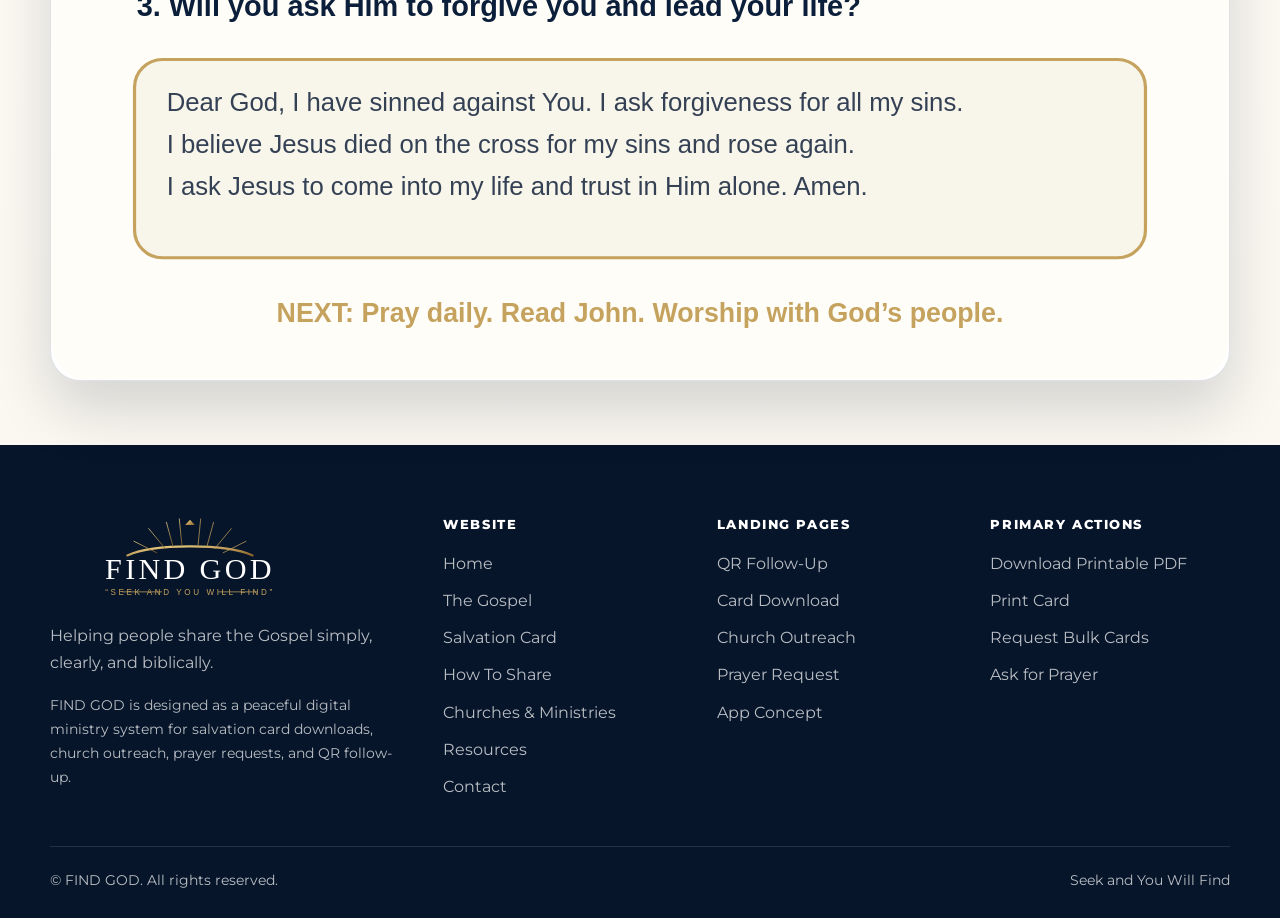
<file: salvation-card-print.html>
<!doctype html><html lang="en"><head><meta charset="utf-8"><meta name="viewport" content="width=device-width, initial-scale=1"><title>Printable Salvation Card | FIND GOD</title><meta name="description" content="FIND GOD ministry website"><meta name="theme-color" content="#0B1F3A"><link rel="icon" href="assets/favicon.svg" type="image/svg+xml"><link rel="manifest" href="site.webmanifest"><link rel="stylesheet" href="styles.css"></head><body><a class="skip-link" href="#main">Skip to content</a>
<header class="site-header">
  <div class="container nav-wrap">
    <a class="brand" href="index.html" aria-label="FIND GOD home"><img src="assets/find-god-logo.svg" alt="FIND GOD Seek and You Will Find"></a>
    <nav class="nav-links" aria-label="Main navigation"><a href="index.html" class="">Home</a>
<a href="gospel.html" class="">The Gospel</a>
<a href="salvation-card.html" class="">Salvation Card</a>
<a href="how-to-share.html" class="">How To Share</a>
<a href="churches-ministries.html" class="">Churches & Ministries</a>
<a href="resources.html" class="">Resources</a>
<a href="contact.html" class="">Contact</a></nav>
    <div class="nav-actions"><a class="btn btn-primary" href="salvation-card.html">Download Card</a><button class="menu-toggle" aria-label="Open menu" aria-expanded="false"><span></span><span></span><span></span></button></div>
  </div>
</header><main id="main"><section class="section"><div class="container center"><img src="assets/find-god-logo.svg" alt="FIND GOD" style="width:360px;margin:0 auto 30px"><h1 style="font-size:clamp(2.5rem,6vw,5rem)">Printable Salvation Card</h1><p>Use this page for browser printing or download the PDF version.</p><div class="hero-ctas" style="justify-content:center"><button class="btn btn-primary" data-print-card>Print This Page</button><a class="btn btn-secondary" href="downloads/find-god-salvation-card.pdf" download>Download PDF</a></div></div></section><section class="section-sm"><div class="container card-preview"><div class="mock-card"><img src="assets/salvation-card-front.svg" alt="Card front"></div><div class="mock-card"><img src="assets/salvation-card-back.svg" alt="Card back"></div></div></section></main><footer class="site-footer">
  <div class="container">
    <div class="footer-grid">
      <div><img class="footer-logo" src="assets/find-god-logo-white.svg" alt="FIND GOD"><p>Helping people share the Gospel simply, clearly, and biblically.</p><p class="small">FIND GOD is designed as a peaceful digital ministry system for salvation card downloads, church outreach, prayer requests, and QR follow-up.</p></div>
      <div><div class="footer-title">Website</div><div class="footer-links"><a href="index.html">Home</a>
<a href="gospel.html">The Gospel</a>
<a href="salvation-card.html">Salvation Card</a>
<a href="how-to-share.html">How To Share</a>
<a href="churches-ministries.html">Churches & Ministries</a>
<a href="resources.html">Resources</a>
<a href="contact.html">Contact</a></div></div>
      <div><div class="footer-title">Landing Pages</div><div class="footer-links"><a href="qr.html">QR Follow-Up</a><a href="landing-salvation-card.html">Card Download</a><a href="landing-church-outreach.html">Church Outreach</a><a href="landing-prayer.html">Prayer Request</a><a href="app.html">App Concept</a></div></div>
      <div><div class="footer-title">Primary Actions</div><div class="footer-links"><a href="downloads/find-god-salvation-card.pdf">Download Printable PDF</a><a href="salvation-card-print.html">Print Card</a><a href="churches-ministries.html#church-form">Request Bulk Cards</a><a href="contact.html#prayer-form">Ask for Prayer</a></div></div>
    </div>
    <div class="copyright"><span>© FIND GOD. All rights reserved.</span><span>Seek and You Will Find</span></div>
  </div>
</footer><button class="back-top" aria-label="Back to top">↑</button><script src="script.js"></script></body></html>
</file>
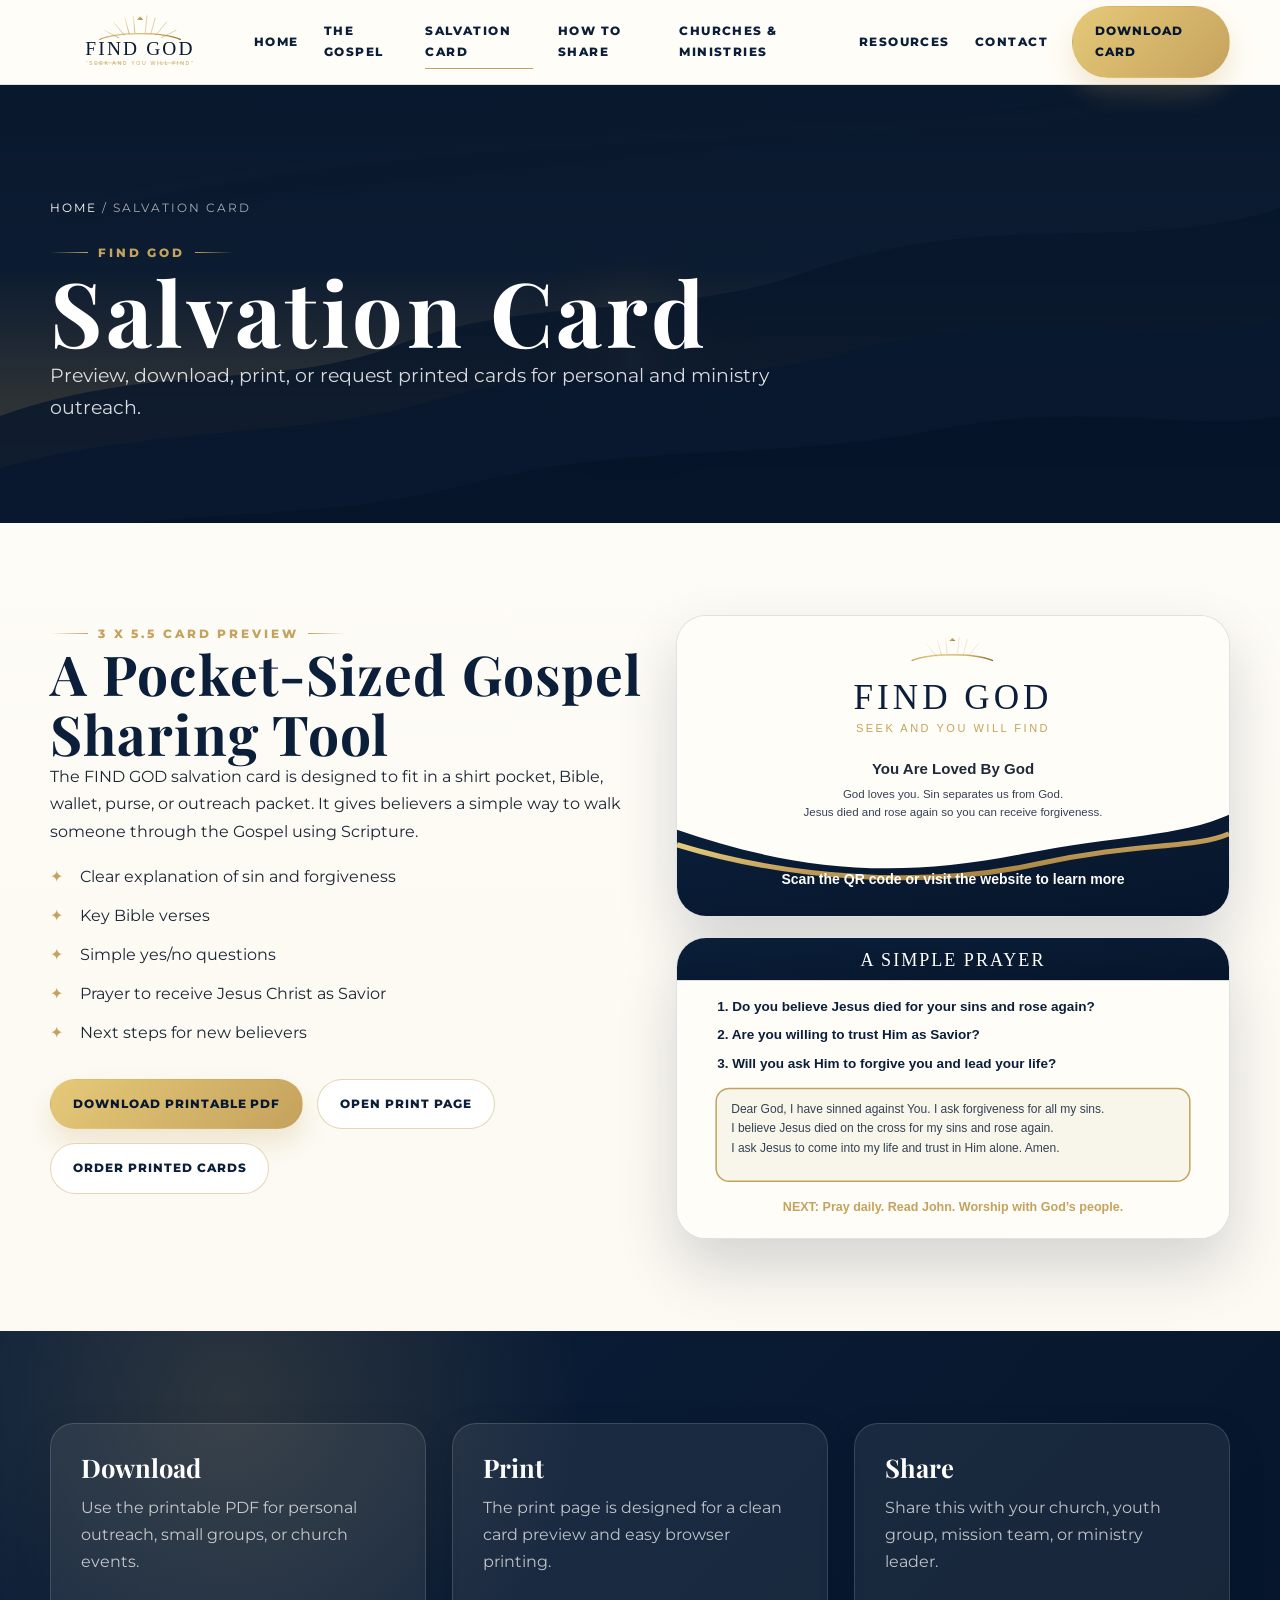
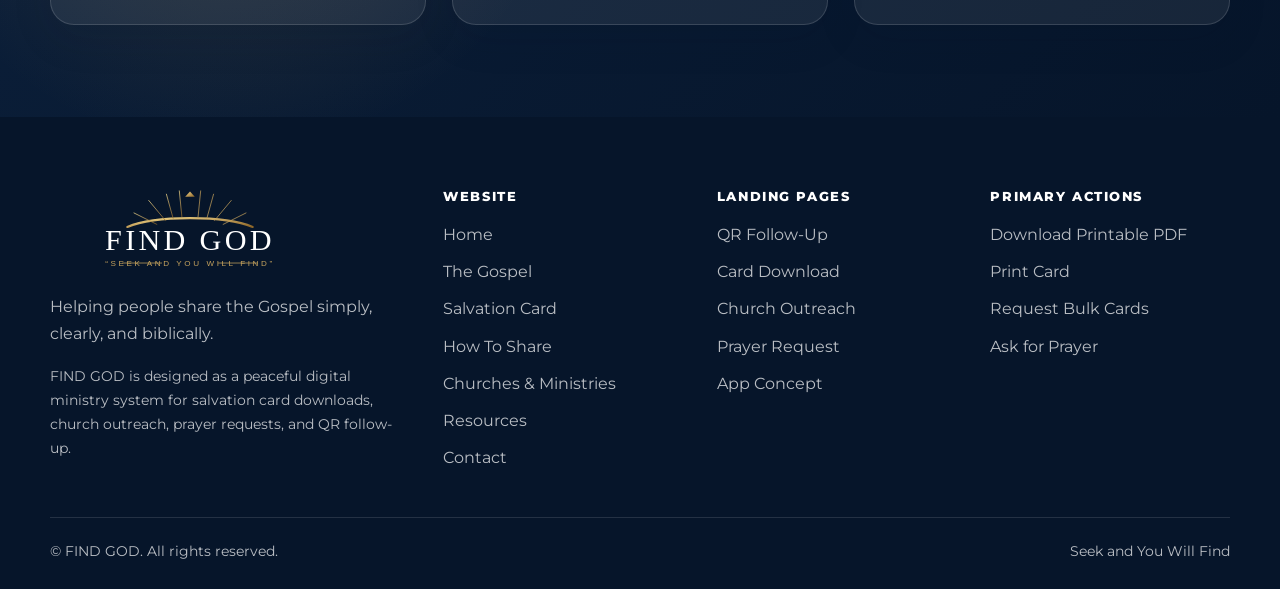
<file: salvation-card.html>
<!doctype html><html lang="en"><head><meta charset="utf-8"><meta name="viewport" content="width=device-width, initial-scale=1"><title>Salvation Card | FIND GOD</title><meta name="description" content="FIND GOD ministry website"><meta name="theme-color" content="#0B1F3A"><link rel="icon" href="assets/favicon.svg" type="image/svg+xml"><link rel="manifest" href="site.webmanifest"><link rel="stylesheet" href="styles.css"></head><body><a class="skip-link" href="#main">Skip to content</a>
<header class="site-header">
  <div class="container nav-wrap">
    <a class="brand" href="index.html" aria-label="FIND GOD home"><img src="assets/find-god-logo.svg" alt="FIND GOD Seek and You Will Find"></a>
    <nav class="nav-links" aria-label="Main navigation"><a href="index.html" class="">Home</a>
<a href="gospel.html" class="">The Gospel</a>
<a href="salvation-card.html" class="active">Salvation Card</a>
<a href="how-to-share.html" class="">How To Share</a>
<a href="churches-ministries.html" class="">Churches & Ministries</a>
<a href="resources.html" class="">Resources</a>
<a href="contact.html" class="">Contact</a></nav>
    <div class="nav-actions"><a class="btn btn-primary" href="salvation-card.html">Download Card</a><button class="menu-toggle" aria-label="Open menu" aria-expanded="false"><span></span><span></span><span></span></button></div>
  </div>
</header><main id="main"><section class="page-hero"><div class="container"><div class="breadcrumbs"><a href="index.html">Home</a> / Salvation Card</div><span class="eyebrow">FIND GOD</span><h1>Salvation Card</h1><p>Preview, download, print, or request printed cards for personal and ministry outreach.</p></div></section>
<section class="section"><div class="container two grid"><div class="reveal"><span class="eyebrow">3 x 5.5 Card Preview</span><h2>A Pocket-Sized Gospel Sharing Tool</h2><p>The FIND GOD salvation card is designed to fit in a shirt pocket, Bible, wallet, purse, or outreach packet. It gives believers a simple way to walk someone through the Gospel using Scripture.</p><ul class="list"><li>Clear explanation of sin and forgiveness</li><li>Key Bible verses</li><li>Simple yes/no questions</li><li>Prayer to receive Jesus Christ as Savior</li><li>Next steps for new believers</li></ul><div class="hero-ctas"><a class="btn btn-primary" href="downloads/find-god-salvation-card.pdf" download>Download Printable PDF</a><a class="btn btn-secondary" href="salvation-card-print.html">Open Print Page</a><a class="btn btn-secondary" href="landing-church-outreach.html">Order Printed Cards</a></div></div><div class="card-preview reveal"><div class="mock-card"><img src="assets/salvation-card-front.svg" alt="Salvation card front design"></div><div class="mock-card"><img src="assets/salvation-card-back.svg" alt="Salvation card back design"></div></div></div></section>
<section class="section dark-section"><div class="container three grid"><div class="card"><h3>Download</h3><p class="muted">Use the printable PDF for personal outreach, small groups, or church events.</p></div><div class="card"><h3>Print</h3><p class="muted">The print page is designed for a clean card preview and easy browser printing.</p></div><div class="card"><h3>Share</h3><p class="muted">Share this with your church, youth group, mission team, or ministry leader.</p></div></div></section>
</main><footer class="site-footer">
  <div class="container">
    <div class="footer-grid">
      <div><img class="footer-logo" src="assets/find-god-logo-white.svg" alt="FIND GOD"><p>Helping people share the Gospel simply, clearly, and biblically.</p><p class="small">FIND GOD is designed as a peaceful digital ministry system for salvation card downloads, church outreach, prayer requests, and QR follow-up.</p></div>
      <div><div class="footer-title">Website</div><div class="footer-links"><a href="index.html">Home</a>
<a href="gospel.html">The Gospel</a>
<a href="salvation-card.html">Salvation Card</a>
<a href="how-to-share.html">How To Share</a>
<a href="churches-ministries.html">Churches & Ministries</a>
<a href="resources.html">Resources</a>
<a href="contact.html">Contact</a></div></div>
      <div><div class="footer-title">Landing Pages</div><div class="footer-links"><a href="qr.html">QR Follow-Up</a><a href="landing-salvation-card.html">Card Download</a><a href="landing-church-outreach.html">Church Outreach</a><a href="landing-prayer.html">Prayer Request</a><a href="app.html">App Concept</a></div></div>
      <div><div class="footer-title">Primary Actions</div><div class="footer-links"><a href="downloads/find-god-salvation-card.pdf">Download Printable PDF</a><a href="salvation-card-print.html">Print Card</a><a href="churches-ministries.html#church-form">Request Bulk Cards</a><a href="contact.html#prayer-form">Ask for Prayer</a></div></div>
    </div>
    <div class="copyright"><span>© FIND GOD. All rights reserved.</span><span>Seek and You Will Find</span></div>
  </div>
</footer><button class="back-top" aria-label="Back to top">↑</button><script src="script.js"></script></body></html>
</file>
<file: styles.css>
@import url('https://fonts.googleapis.com/css2?family=Montserrat:wght@400;500;600;700;800&family=Playfair+Display:wght@500;600;700&display=swap');

:root{
  --navy:#0B1F3A;
  --navy-2:#06152A;
  --navy-3:#102D53;
  --gold:#C5A25D;
  --gold-2:#E5C978;
  --cream:#FAF7EF;
  --paper:#FFFDF8;
  --silver:#C0C6CF;
  --ink:#1B2635;
  --muted:#697386;
  --line:rgba(11,31,58,.13);
  --shadow:0 24px 70px rgba(6,21,42,.14);
  --shadow-soft:0 14px 40px rgba(6,21,42,.10);
  --radius:24px;
  --max:1180px;
}
*{box-sizing:border-box}
html{scroll-behavior:smooth}
body{margin:0;background:linear-gradient(180deg,var(--paper),var(--cream));color:var(--ink);font-family:Montserrat,Arial,sans-serif;line-height:1.7;text-rendering:optimizeLegibility;-webkit-font-smoothing:antialiased}
img,svg{max-width:100%;height:auto;display:block}
a{color:inherit;text-decoration:none}
p{margin:0 0 18px}.lead{font-size:clamp(1.05rem,1.9vw,1.28rem);color:#eef3f8}.muted{color:var(--muted)}
h1,h2,h3,h4{font-family:'Playfair Display',Georgia,serif;margin:0;color:var(--navy);line-height:1.08;font-weight:700}h1{font-size:clamp(3.1rem,8vw,7rem);letter-spacing:.04em}h2{font-size:clamp(2.05rem,4.3vw,4rem);letter-spacing:.02em}h3{font-size:clamp(1.35rem,2vw,2rem)}
.eyebrow{display:inline-flex;gap:10px;align-items:center;color:var(--gold);font-size:.78rem;font-weight:800;letter-spacing:.23em;text-transform:uppercase}.eyebrow:before,.eyebrow:after{content:"";width:38px;height:1px;background:linear-gradient(90deg,transparent,var(--gold))}.eyebrow:after{background:linear-gradient(90deg,var(--gold),transparent)}
.container{width:min(var(--max),calc(100% - 40px));margin-inline:auto}.section{padding:92px 0}.section-sm{padding:64px 0}.grid{display:grid;gap:26px}.two{grid-template-columns:1.04fr .96fr}.three{grid-template-columns:repeat(3,1fr)}.four{grid-template-columns:repeat(4,1fr)}.center{text-align:center}.gold{color:var(--gold)}.navy{color:var(--navy)}
.skip-link{position:absolute;left:-999px;top:10px;background:#fff;color:#000;padding:10px 16px;z-index:2000}.skip-link:focus{left:10px}

.site-header{position:sticky;top:0;z-index:1000;background:rgba(255,253,248,.88);backdrop-filter:saturate(170%) blur(18px);border-bottom:1px solid var(--line)}
.nav-wrap{height:84px;display:flex;align-items:center;justify-content:space-between;gap:24px}.brand{display:flex;align-items:center;gap:14px;min-width:180px}.brand img{width:180px}.nav-links{display:flex;align-items:center;gap:25px;font-size:.76rem;font-weight:800;letter-spacing:.12em;text-transform:uppercase;color:var(--navy)}.nav-links a{position:relative;padding:10px 0}.nav-links a:after{content:"";position:absolute;left:0;right:0;bottom:4px;height:1px;background:var(--gold);transform:scaleX(0);transform-origin:left;transition:.2s}.nav-links a:hover:after,.nav-links a.active:after{transform:scaleX(1)}
.nav-actions{display:flex;align-items:center;gap:12px}.menu-toggle{display:none;border:1px solid var(--line);background:white;border-radius:999px;padding:10px 13px;color:var(--navy);font-weight:800}.menu-toggle span{display:block;width:22px;height:2px;background:var(--navy);margin:4px 0;border-radius:2px}
.btn{display:inline-flex;align-items:center;justify-content:center;gap:10px;border:1px solid transparent;border-radius:999px;padding:14px 22px;font-weight:800;letter-spacing:.08em;text-transform:uppercase;font-size:.76rem;cursor:pointer;transition:transform .18s ease,box-shadow .18s ease,background .18s ease,border-color .18s ease}.btn:hover{transform:translateY(-2px)}.btn-primary{background:linear-gradient(135deg,var(--gold-2),var(--gold));color:#081831;box-shadow:0 14px 26px rgba(197,162,93,.24)}.btn-secondary{background:white;color:var(--navy);border-color:rgba(197,162,93,.45)}.btn-dark{background:var(--navy);color:white}.btn-light{background:rgba(255,255,255,.12);color:white;border-color:rgba(255,255,255,.28)}.btn-block{width:100%}

.hero{position:relative;isolation:isolate;overflow:hidden;background:var(--navy);min-height:760px;color:white}.hero:before{content:"";position:absolute;inset:0;background:url('assets/hero-sunrise.svg') center/cover no-repeat;z-index:-2}.hero:after{content:"";position:absolute;inset:0;background:linear-gradient(90deg,rgba(6,21,42,.85),rgba(6,21,42,.55) 48%,rgba(6,21,42,.75)),radial-gradient(circle at 45% 58%,rgba(197,162,93,.24),transparent 34%);z-index:-1}.hero-inner{display:grid;grid-template-columns:1.02fr .98fr;align-items:center;gap:54px;padding:104px 0 74px}.hero-logo{width:min(520px,100%);margin-bottom:22px;filter:drop-shadow(0 18px 28px rgba(0,0,0,.28))}.hero h1{color:white;text-shadow:0 16px 40px rgba(0,0,0,.26);font-size:clamp(3.5rem,8.7vw,7.6rem)}.hero .tagline{font-family:'Playfair Display',Georgia,serif;font-size:clamp(1.65rem,3.5vw,3.5rem);line-height:1.07;color:#fff;margin:18px 0}.hero .lead{max-width:680px;color:rgba(255,255,255,.88)}.hero-ctas{display:flex;flex-wrap:wrap;gap:14px;margin-top:32px}.hero-stat{display:grid;grid-template-columns:repeat(3,1fr);gap:1px;background:rgba(255,255,255,.12);border:1px solid rgba(255,255,255,.16);border-radius:20px;overflow:hidden;margin-top:38px;max-width:700px}.hero-stat div{padding:18px;background:rgba(255,255,255,.06)}.hero-stat strong{display:block;color:var(--gold-2);font-size:1.35rem}.hero-stat span{font-size:.76rem;text-transform:uppercase;letter-spacing:.12em;color:rgba(255,255,255,.76)}
.hero-panel{background:rgba(255,253,248,.94);border:1px solid rgba(255,255,255,.32);border-radius:34px;padding:22px;box-shadow:0 34px 90px rgba(0,0,0,.32);color:var(--ink)}.hero-card{border-radius:26px;overflow:hidden;border:1px solid var(--line);background:white}.hero-card-top{min-height:285px;background:url('assets/salvation-card-front.svg') center/cover no-repeat}.hero-card-body{padding:26px}.mini-grid{display:grid;grid-template-columns:repeat(2,1fr);gap:14px}.mini-item{padding:16px;border:1px solid var(--line);border-radius:18px;background:linear-gradient(180deg,#fff,var(--cream))}.mini-item b{display:block;color:var(--navy)}.mini-icon{width:38px;height:38px;border-radius:50%;display:grid;place-items:center;margin-bottom:8px;color:var(--gold);border:1px solid rgba(197,162,93,.35);background:white}.scroll-cue{position:absolute;bottom:22px;left:50%;transform:translateX(-50%);font-size:.72rem;text-transform:uppercase;letter-spacing:.2em;color:rgba(255,255,255,.7)}

.card{background:rgba(255,253,248,.88);border:1px solid var(--line);border-radius:var(--radius);padding:30px;box-shadow:var(--shadow-soft)}.card.clean{box-shadow:none;background:white}.card h3{margin-bottom:12px}.icon-badge{width:54px;height:54px;border-radius:50%;display:grid;place-items:center;background:linear-gradient(135deg,var(--gold-2),var(--gold));color:var(--navy);font-size:1.35rem;margin-bottom:18px;box-shadow:0 12px 28px rgba(197,162,93,.22)}
.split-panel{background:white;border:1px solid var(--line);border-radius:34px;box-shadow:var(--shadow);overflow:hidden}.split-panel .image-panel{min-height:100%;background:linear-gradient(rgba(6,21,42,.28),rgba(6,21,42,.45)),url('assets/hero-sunrise.svg') center/cover}.split-panel .content-panel{padding:54px}.quote{border-left:4px solid var(--gold);padding:18px 0 18px 24px;font-family:'Playfair Display',Georgia,serif;font-size:1.55rem;color:var(--navy);background:linear-gradient(90deg,rgba(197,162,93,.08),transparent)}

.gospel-steps{counter-reset:step}.step{display:flex;gap:18px;padding:22px;border:1px solid var(--line);border-radius:22px;background:white}.step:before{counter-increment:step;content:counter(step);flex:0 0 44px;width:44px;height:44px;border-radius:50%;display:grid;place-items:center;background:var(--navy);color:var(--gold-2);font-weight:800}.step h3{font-size:1.25rem}.timeline{position:relative;display:grid;gap:18px}.timeline:before{content:"";position:absolute;left:22px;top:18px;bottom:18px;width:1px;background:rgba(197,162,93,.45)}.timeline .step{position:relative;z-index:1}
.card-preview{display:grid;gap:20px}.mock-card{position:relative;border-radius:30px;overflow:hidden;box-shadow:0 28px 60px rgba(6,21,42,.16);border:1px solid var(--line);background:white;aspect-ratio:11/6}.mock-card img{width:100%;height:100%;object-fit:cover}.phone-wrap{display:grid;place-items:center}.phone{width:min(330px,100%);aspect-ratio:9/18;border:12px solid #111;border-radius:42px;background:radial-gradient(circle at 50% 35%,rgba(197,162,93,.16),transparent 35%),linear-gradient(160deg,#06152a,#0B1F3A);box-shadow:0 34px 80px rgba(6,21,42,.25);position:relative;padding:28px 24px;display:flex;flex-direction:column;justify-content:center;align-items:center;text-align:center}.phone:before{content:"";position:absolute;top:8px;left:50%;transform:translateX(-50%);width:90px;height:22px;background:#111;border-radius:0 0 15px 15px}.phone img{width:230px}.phone small{color:rgba(255,255,255,.7);letter-spacing:.16em;text-transform:uppercase}.app-icons{display:grid;gap:14px;margin-top:18px}.app-row{display:flex;align-items:center;gap:14px;background:white;border:1px solid var(--line);border-radius:18px;padding:14px}.app-row img{width:46px;height:46px}

.feature-strip{background:var(--navy);color:white;padding:28px 0;border-block:1px solid rgba(197,162,93,.45)}.feature-strip .container{display:grid;grid-template-columns:repeat(4,1fr);gap:1px}.feature-strip a,.feature-strip div{padding:20px;text-align:center;border-right:1px solid rgba(255,255,255,.15)}.feature-strip b{display:block;color:#fff}.feature-strip span{font-size:.78rem;color:rgba(255,255,255,.68)}
.dark-section{background:radial-gradient(circle at 18% 18%,rgba(197,162,93,.18),transparent 32%),linear-gradient(135deg,var(--navy),var(--navy-2));color:white}.dark-section h2,.dark-section h3{color:white}.dark-section .card{background:rgba(255,255,255,.07);border-color:rgba(255,255,255,.14);color:rgba(255,255,255,.82)}.dark-section .muted{color:rgba(255,255,255,.72)}.dark-section .step{background:#fffdf8;color:var(--ink);border-color:rgba(197,162,93,.22);box-shadow:0 24px 55px rgba(0,0,0,.18)}.dark-section .step h3{color:var(--navy)}.dark-section .step p{color:var(--muted)}.dark-section .step:before{background:var(--navy);color:var(--gold-2);box-shadow:0 8px 22px rgba(6,21,42,.18)}.share-section{position:relative;overflow:hidden}.share-section:after{content:"";position:absolute;right:-120px;bottom:-180px;width:520px;height:520px;background:radial-gradient(circle,rgba(197,162,93,.14),transparent 70%);pointer-events:none}.sharing-visual{margin-top:28px;border-radius:30px;overflow:hidden;border:1px solid rgba(197,162,93,.28);box-shadow:0 28px 70px rgba(0,0,0,.22);background:#06152a}.sharing-visual img{display:block;width:100%;height:auto}.share-section .timeline{align-self:center}.share-section .timeline .step{padding:26px 24px}

.form{display:grid;gap:16px}.field{display:grid;gap:8px}.field label{font-size:.8rem;font-weight:800;text-transform:uppercase;letter-spacing:.12em;color:var(--navy)}.field input,.field select,.field textarea{width:100%;border:1px solid var(--line);border-radius:16px;padding:14px 16px;background:white;color:var(--ink);font:inherit;outline:none;transition:border-color .2s,box-shadow .2s}.field input:focus,.field select:focus,.field textarea:focus{border-color:var(--gold);box-shadow:0 0 0 4px rgba(197,162,93,.13)}.form-status{display:none;padding:14px 16px;border-radius:14px;background:rgba(197,162,93,.15);color:var(--navy);font-weight:700}.form-status.show{display:block}.small{font-size:.88rem}.list{padding:0;margin:18px 0 0;list-style:none}.list li{position:relative;padding-left:30px;margin-bottom:12px}.list li:before{content:"✦";position:absolute;left:0;color:var(--gold)}
.resource-list{display:grid;gap:16px}.resource-item{display:flex;align-items:center;justify-content:space-between;gap:18px;padding:20px;border:1px solid var(--line);border-radius:20px;background:white}.resource-item b{display:block;color:var(--navy)}

.page-hero{position:relative;overflow:hidden;background:linear-gradient(rgba(6,21,42,.78),rgba(6,21,42,.8)),url('assets/hero-sunrise.svg') center/cover;color:white;padding:112px 0 82px}.page-hero h1{font-size:clamp(3rem,7vw,6.4rem);color:white}.page-hero p{max-width:720px;color:rgba(255,255,255,.84);font-size:1.16rem}.breadcrumbs{font-size:.78rem;text-transform:uppercase;letter-spacing:.16em;color:rgba(255,255,255,.64);margin-bottom:16px}.breadcrumbs a{color:white}
.landing-hero{min-height:100vh;display:grid;place-items:center;background:radial-gradient(circle at 50% 30%,rgba(197,162,93,.14),transparent 35%),linear-gradient(180deg,#fffdf8,#faf7ef)}.landing-card{width:min(990px,calc(100% - 36px));background:white;border:1px solid var(--line);border-radius:36px;box-shadow:var(--shadow);overflow:hidden}.landing-head{background:linear-gradient(135deg,var(--navy),var(--navy-2));color:white;padding:46px}.landing-head img{width:300px;margin:0 auto 18px}.landing-head h1{color:white;text-align:center;font-size:clamp(2.7rem,7vw,6rem)}.landing-body{padding:42px}.qr-box{width:210px;margin:auto;border:1px solid var(--line);border-radius:24px;padding:16px;background:white;box-shadow:var(--shadow-soft)}

.site-footer{background:#06152a;color:rgba(255,255,255,.72);padding:68px 0 26px}.footer-grid{display:grid;grid-template-columns:1.2fr .8fr .8fr .8fr;gap:34px}.footer-logo{width:280px;margin-bottom:16px}.footer-title{color:white;font-weight:800;letter-spacing:.12em;text-transform:uppercase;font-size:.82rem;margin-bottom:14px}.footer-links{display:grid;gap:10px}.footer-links a:hover{color:var(--gold-2)}.copyright{border-top:1px solid rgba(255,255,255,.12);margin-top:38px;padding-top:22px;display:flex;justify-content:space-between;gap:16px;flex-wrap:wrap;font-size:.86rem}.back-top{position:fixed;right:20px;bottom:20px;width:46px;height:46px;border-radius:50%;border:1px solid rgba(197,162,93,.5);background:var(--navy);color:white;display:grid;place-items:center;box-shadow:var(--shadow-soft);opacity:0;pointer-events:none;transition:.2s}.back-top.show{opacity:1;pointer-events:auto}

.reveal{opacity:0;transform:translateY(18px);transition:opacity .65s ease, transform .65s ease}.reveal.visible{opacity:1;transform:none}

@media (max-width:1060px){.nav-links{position:fixed;inset:84px 16px auto 16px;background:white;border:1px solid var(--line);border-radius:24px;box-shadow:var(--shadow);display:none;flex-direction:column;align-items:stretch;padding:18px}.nav-links.open{display:flex}.nav-links a{padding:12px}.menu-toggle{display:block}.nav-actions .btn{display:none}.hero-inner,.two{grid-template-columns:1fr}.hero{min-height:auto}.hero-inner{padding-top:72px}.hero-panel{max-width:760px}.footer-grid{grid-template-columns:1fr 1fr}.feature-strip .container{grid-template-columns:repeat(2,1fr)}.four{grid-template-columns:repeat(2,1fr)}}
@media (max-width:760px){.container{width:min(100% - 28px,var(--max))}.section{padding:68px 0}.section-sm{padding:46px 0}.brand img{width:148px}.nav-wrap{height:74px}.nav-links{inset:74px 14px auto}.hero-inner{gap:30px;padding:54px 0 54px}.hero-logo{display:none}.hero-stat,.three,.four,.mini-grid,.feature-strip .container,.footer-grid{grid-template-columns:1fr}.hero-ctas{flex-direction:column}.btn{width:100%}.card,.split-panel .content-panel{padding:24px}.page-hero{padding:84px 0 58px}.resource-item{align-items:flex-start;flex-direction:column}.copyright{flex-direction:column}.landing-head,.landing-body{padding:28px}.footer-logo{width:220px}}
@media (prefers-reduced-motion:reduce){*{scroll-behavior:auto!important;animation:none!important;transition:none!important}.reveal{opacity:1;transform:none}}
@media print{.site-header,.site-footer,.back-top,.hero-ctas,.btn,.feature-strip{display:none!important}.section,.page-hero{padding:20px 0}.card,.split-panel{box-shadow:none}.page-hero{background:white;color:#000}.page-hero h1{color:#000}}
</file>
